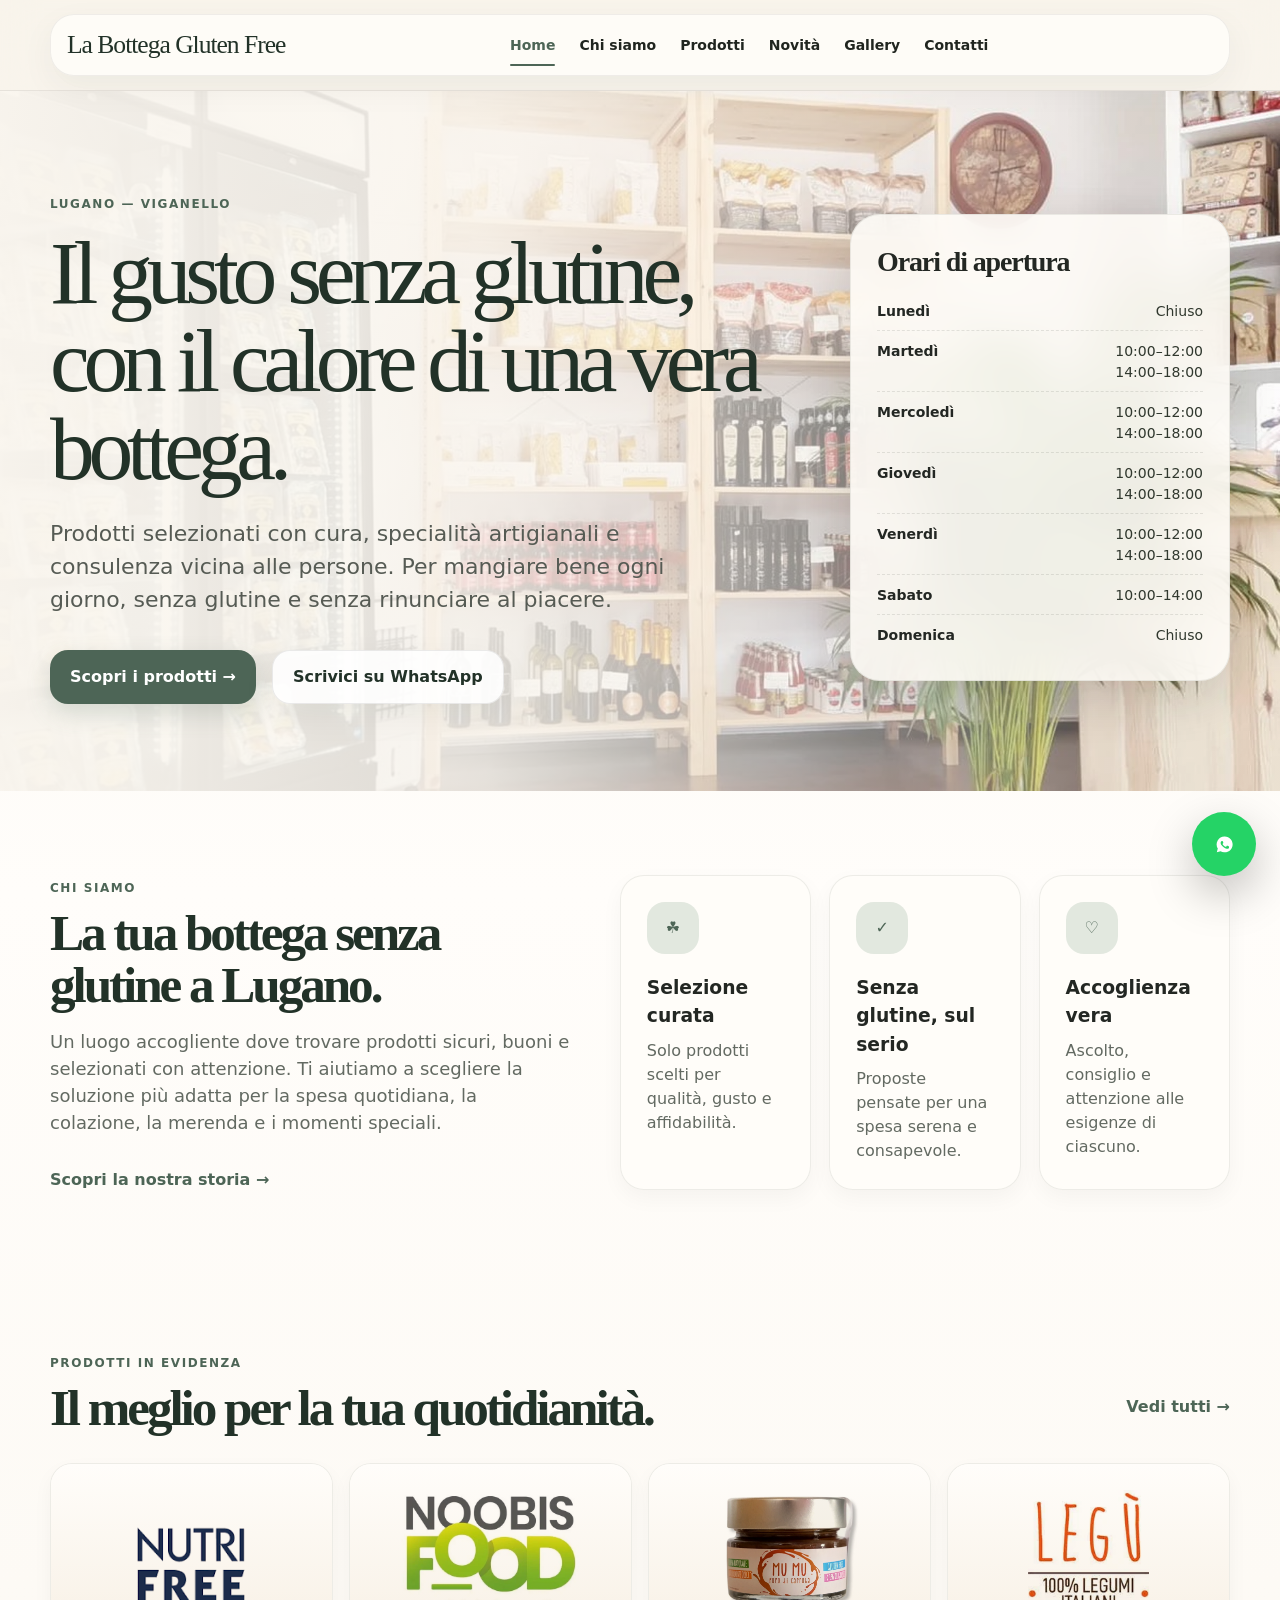
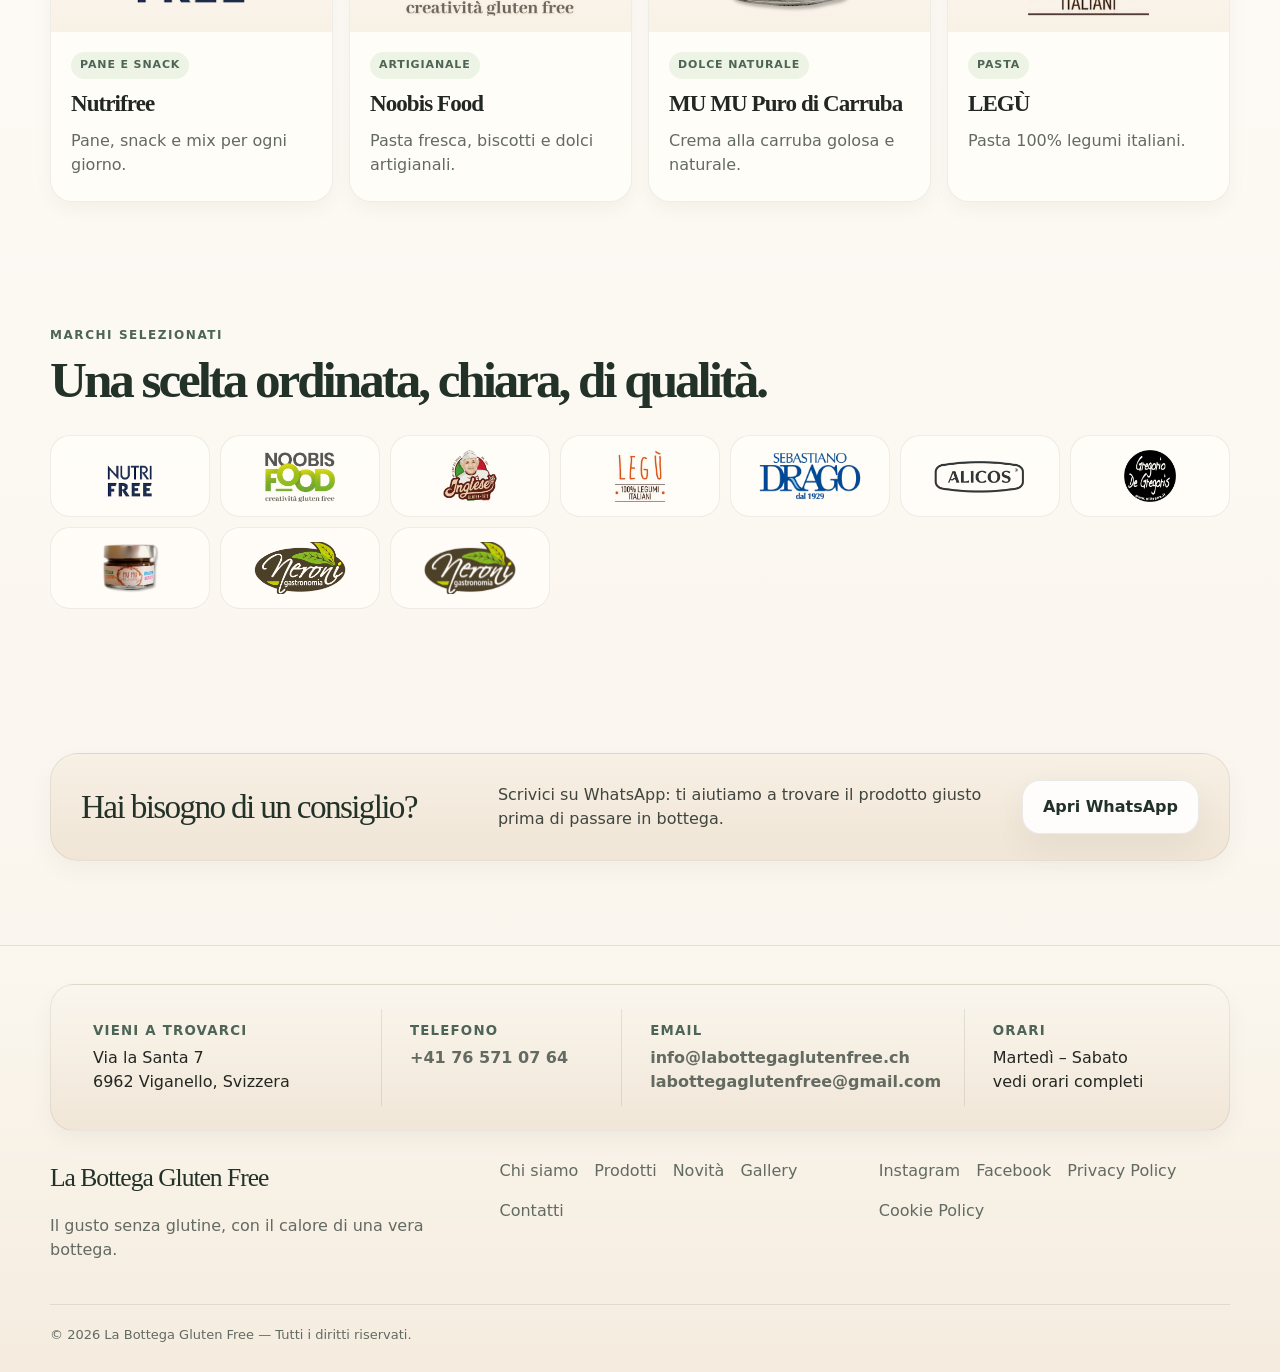
<file: index.html>
<!DOCTYPE html>
<html lang="it"><head><meta charset="utf-8"/><meta content="width=device-width,initial-scale=1" name="viewport"/><title>La Bottega Gluten Free | Lugano Viganello</title><meta content="La Bottega Gluten Free a Lugano-Viganello: prodotti senza glutine selezionati, artigianali e di qualità." name="description"/><link href="assets/ui/favicon.svg" rel="icon"/><link href="styles.css" rel="stylesheet"/>
<!-- Iubenda Privacy Controls and Cookie Solution -->
<script type="text/javascript">
  var _iub = _iub || [];
  _iub.csConfiguration = {
    "floatingPreferencesButtonDisplay": "bottom-right",
    "lang": "it",
    "siteId": "3748133",
    "cookiePolicyId": "91929319",
    "whitelabel": false,
    "banner": {
      "closeButtonDisplay": false,
      "listPurposes": true,
      "explicitWithdrawal": true,
      "rejectButtonDisplay": true,
      "acceptButtonDisplay": true,
      "customizeButtonDisplay": true,
      "closeButtonRejects": true,
      "position": "float-bottom-left",
      "style": "dark"
    },
    "perPurposeConsent": true,
    "googleAdditionalConsentMode": true,
    "enableTcf": true,
    "tcfPurposes": {
      "1": true,
      "2": "consent_only",
      "3": "consent_only",
      "4": "consent_only",
      "5": "consent_only",
      "6": "consent_only",
      "7": "consent_only",
      "8": "consent_only",
      "9": "consent_only",
      "10": "consent_only"
    }
  };
</script>
<script type="text/javascript" src="https://cdn.iubenda.com/cs/tcf/stub-v2.js"></script>
<script type="text/javascript" src="https://cdn.iubenda.com/cs/tcf/safe-tcf-v2.js"></script>
<script type="text/javascript" src="https://cdn.iubenda.com/cs/iubenda_cs.js" charset="UTF-8" async></script>
<script type="text/javascript" src="https://iubenda.com/autoblocking/3748133.js" charset="UTF-8" async></script>
<!-- /Iubenda -->
</head><body>
<a class="skip" href="#main">Vai al contenuto</a>
<header class="site-header"><div class="container nav-wrap"><a class="brand" href="index.html">La Bottega Gluten Free</a><nav aria-label="Navigazione principale" class="nav"><a class="active" href="index.html">Home</a><a href="chi-siamo.html">Chi siamo</a><a href="prodotti.html">Prodotti</a><a href="novita.html">Novità</a><a href="gallery.html">Gallery</a><a href="contatti.html">Contatti</a></nav><div class="header-actions"><button aria-expanded="false" aria-label="Apri menu" class="menu-toggle">☰</button></div></div></header>
<main id="main">
<section class="hero"><div class="container hero-content"><div><span class="eyebrow">Lugano — Viganello</span><h1 class="title-xl">Il gusto senza glutine, con il calore di una vera bottega.</h1><p class="hero-copy">Prodotti selezionati con cura, specialità artigianali e consulenza vicina alle persone. Per mangiare bene ogni giorno, senza glutine e senza rinunciare al piacere.</p><div class="hero-cta"><a class="btn" href="prodotti.html">Scopri i prodotti →</a><a class="btn secondary" href="https://wa.me/41765710764" rel="noopener" target="_blank">Scrivici su WhatsApp</a></div></div><aside aria-label="Orari di apertura" class="hours-card"><h2>Orari di apertura</h2><div class="hours-list"><div class="hours-row"><strong>Lunedì</strong><span>Chiuso</span></div><div class="hours-row"><strong>Martedì</strong><span>10:00–12:00<br/>14:00–18:00</span></div><div class="hours-row"><strong>Mercoledì</strong><span>10:00–12:00<br/>14:00–18:00</span></div><div class="hours-row"><strong>Giovedì</strong><span>10:00–12:00<br/>14:00–18:00</span></div><div class="hours-row"><strong>Venerdì</strong><span>10:00–12:00<br/>14:00–18:00</span></div><div class="hours-row"><strong>Sabato</strong><span>10:00–14:00</span></div><div class="hours-row"><strong>Domenica</strong><span>Chiuso</span></div></div></aside></div></section>
<section class="section"><div class="container about-grid"><div><span class="eyebrow">Chi siamo</span><h2 class="section-title">La tua bottega senza glutine a Lugano.</h2><p class="lead">Un luogo accogliente dove trovare prodotti sicuri, buoni e selezionati con attenzione. Ti aiutiamo a scegliere la soluzione più adatta per la spesa quotidiana, la colazione, la merenda e i momenti speciali.</p><a class="btn ghost" href="chi-siamo.html">Scopri la nostra storia →</a></div><div class="feature-grid"><article class="feature"><div class="icon">☘</div><h3>Selezione curata</h3><p>Solo prodotti scelti per qualità, gusto e affidabilità.</p></article><article class="feature"><div class="icon">✓</div><h3>Senza glutine, sul serio</h3><p>Proposte pensate per una spesa serena e consapevole.</p></article><article class="feature"><div class="icon">♡</div><h3>Accoglienza vera</h3><p>Ascolto, consiglio e attenzione alle esigenze di ciascuno.</p></article></div></div></section>
<section class="section tight"><div class="container"><div class="section-head"><div><span class="eyebrow">Prodotti in evidenza</span><h2 class="section-title">Il meglio per la tua quotidianità.</h2></div><a class="btn ghost" href="prodotti.html">Vedi tutti →</a></div><div class="showcase"><article class="product-card"><div class="product-img"><img alt="Nutrifree" loading="lazy" src="assets/brands/nutrifree.webp"/></div><span class="tag">Pane e snack</span><h3>Nutrifree</h3><p>Pane, snack e mix per ogni giorno.</p></article><article class="product-card"><div class="product-img"><img alt="Noobis Food" loading="lazy" src="assets/brands/noobis-food.webp"/></div><span class="tag">Artigianale</span><h3>Noobis Food</h3><p>Pasta fresca, biscotti e dolci artigianali.</p></article><article class="product-card"><div class="product-img"><img alt="MU MU Puro di Carruba" loading="lazy" src="assets/brands/mumu-carruba.webp"/></div><span class="tag">Dolce naturale</span><h3>MU MU Puro di Carruba</h3><p>Crema alla carruba golosa e naturale.</p></article><article class="product-card"><div class="product-img"><img alt="LEGÙ" loading="lazy" src="assets/brands/legu.webp"/></div><span class="tag">Pasta</span><h3>LEGÙ</h3><p>Pasta 100% legumi italiani.</p></article></div></div></section>
<section class="section tight"><div class="container"><div class="section-head"><div><span class="eyebrow">Marchi selezionati</span><h2 class="section-title">Una scelta ordinata, chiara, di qualità.</h2></div></div>
<div class="brand-wall">
<div class="brand-tile"><img alt="Nutrifree" src="assets/brands/nutrifree.webp"/></div>
<div class="brand-tile"><img alt="Noobis Food" src="assets/brands/noobis-food.webp"/></div>
<div class="brand-tile"><img alt="Inglese Gluten-Free" src="assets/brands/inglese.webp"/></div>
<div class="brand-tile"><img alt="LEGÙ" src="assets/brands/legu.webp"/></div>
<div class="brand-tile"><img alt="Sebastiano Drago" src="assets/brands/sebastiano-drago.webp"/></div>
<div class="brand-tile"><img alt="Alicos" src="assets/brands/alicos.webp"/></div>
<div class="brand-tile"><img alt="Gregorio De Gregoris" src="assets/brands/gregorio-de-gregoris.webp"/></div>
<div class="brand-tile"><img alt="MU MU Puro di Carruba" src="assets/brands/mumu-carruba.webp"/></div>
<div class="brand-tile"><img alt="Neroni Gastronomia" src="assets/brands/neroni-gastronomia.webp"/></div>
<div class="brand-tile"><img alt="Fratelli Meroni Vini" src="assets/brands/meroni-vini.svg"/></div>
</div>
</div></section>
<section class="section"><div class="container"><div class="cta-strip"><strong>Hai bisogno di un consiglio?</strong><p>Scrivici su WhatsApp: ti aiutiamo a trovare il prodotto giusto prima di passare in bottega.</p><a class="btn secondary phone-btn" href="https://wa.me/41765710764" rel="noopener" target="_blank">Apri WhatsApp</a></div></div></section>
</main>
<footer class="footer"><div class="container"><div class="contact-strip" style="margin-bottom:28px"><a class="contact-item contact-item--link" href="https://www.google.com/maps/search/?api=1&amp;query=Via%20la%20Santa%207%206962%20Viganello%20Svizzera" rel="noopener" target="_blank"><small>Vieni a trovarci</small>Via la Santa 7<br/>6962 Viganello, Svizzera</a><div class="contact-item"><small>Telefono</small><a href="tel:+41765710764">+41 76 571 07 64</a></div><div class="contact-item"><small>Email</small><a href="mailto:info@labottegaglutenfree.ch">info@labottegaglutenfree.ch</a><br/><a href="mailto:labottegaglutenfree@gmail.com">labottegaglutenfree@gmail.com</a></div><a class="contact-item contact-item--link" href="contatti.html#orari"><small>Orari</small>Martedì – Sabato<br/>vedi orari completi</a></div><div class="footer-grid"><div><span class="brand">La Bottega Gluten Free</span><p>Il gusto senza glutine, con il calore di una vera bottega.</p></div><div class="footer-links"><a href="chi-siamo.html">Chi siamo</a><a href="prodotti.html">Prodotti</a><a href="novita.html">Novità</a><a href="gallery.html">Gallery</a><a href="contatti.html">Contatti</a></div><div class="footer-links"><a href="https://www.instagram.com/labottegaglutenfree/" rel="noopener" target="_blank">Instagram</a><a href="https://www.facebook.com/LaBottegaGlutenFree/" rel="noopener" target="_blank">Facebook</a><a href="https://www.iubenda.com/privacy-policy/91929319" rel="noopener" target="_blank">Privacy Policy</a><a href="https://www.iubenda.com/privacy-policy/91929319/cookie-policy" rel="noopener" target="_blank">Cookie Policy</a></div></div><div class="copyright"><span>© <span id="year">2026</span> La Bottega Gluten Free — Tutti i diritti riservati.</span></div></div></footer>
<a aria-label="WhatsApp" class="wa-float" href="https://wa.me/41765710764" rel="noopener" target="_blank"><svg fill="currentColor" viewbox="0 0 24 24"><path d="M12.04 2a9.9 9.9 0 0 0-8.5 15.02L2.3 21.7l4.8-1.22A9.97 9.97 0 1 0 12.04 2Zm5.82 14.15c-.23.63-1.32 1.23-1.82 1.28-.49.04-.95.22-3.22-.68-2.73-1.07-4.45-3.84-4.58-4.02-.13-.17-1.08-1.42-1.08-2.72 0-1.3.68-1.94.92-2.2.24-.27.52-.34.7-.34h.44c.15.01.34-.05.52.38l.7 1.69c.07.14.11.3.02.48-.09.18-.13.3-.27.46-.14.16-.29.36-.42.48-.14.14-.28.29-.12.57.16.28.72 1.2 1.55 1.94 1.07.95 1.97 1.24 2.25 1.38.28.14.45.12.62-.08.17-.2.73-.87.93-1.2.2-.34.39-.27.66-.14l1.55.76c.27.14.45.2.52.32.07.11.07.65-.16 1.28Z"></path></svg></a><script src="script.js"></script></body></html>
</file>
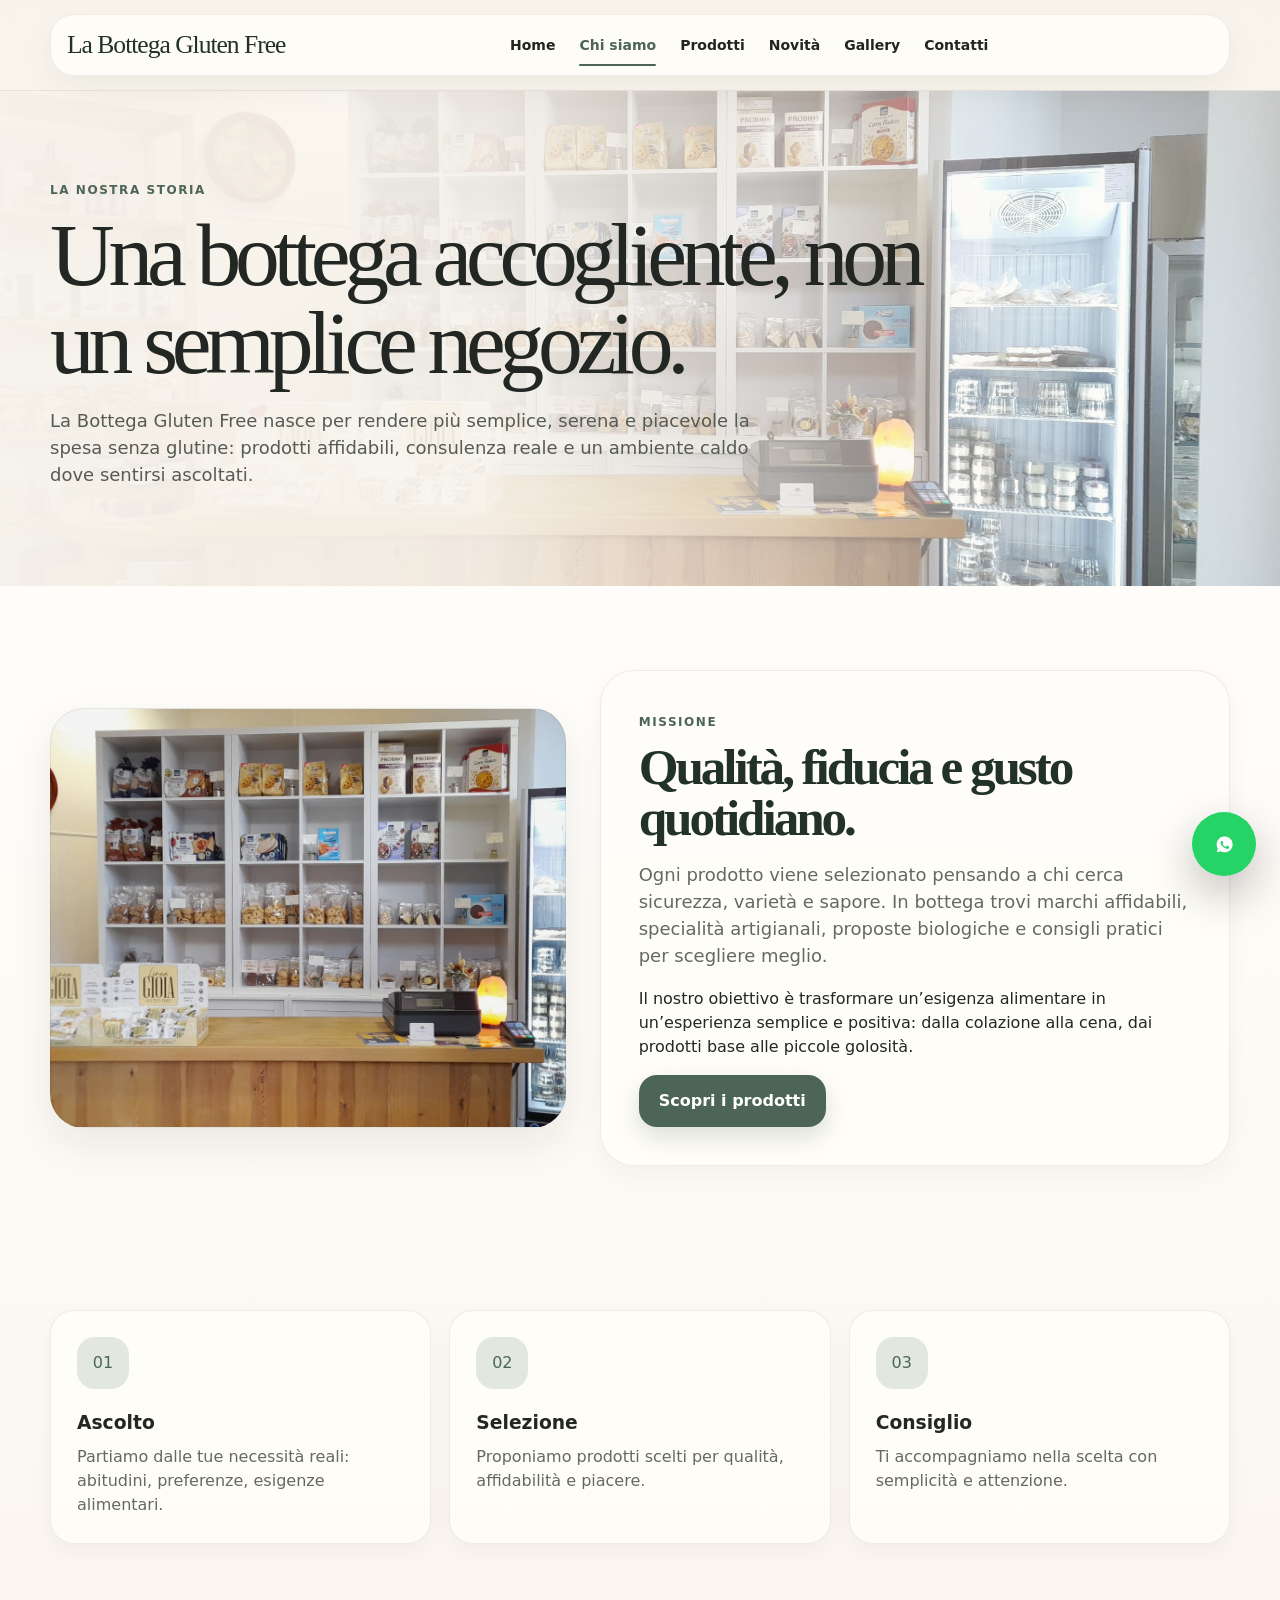
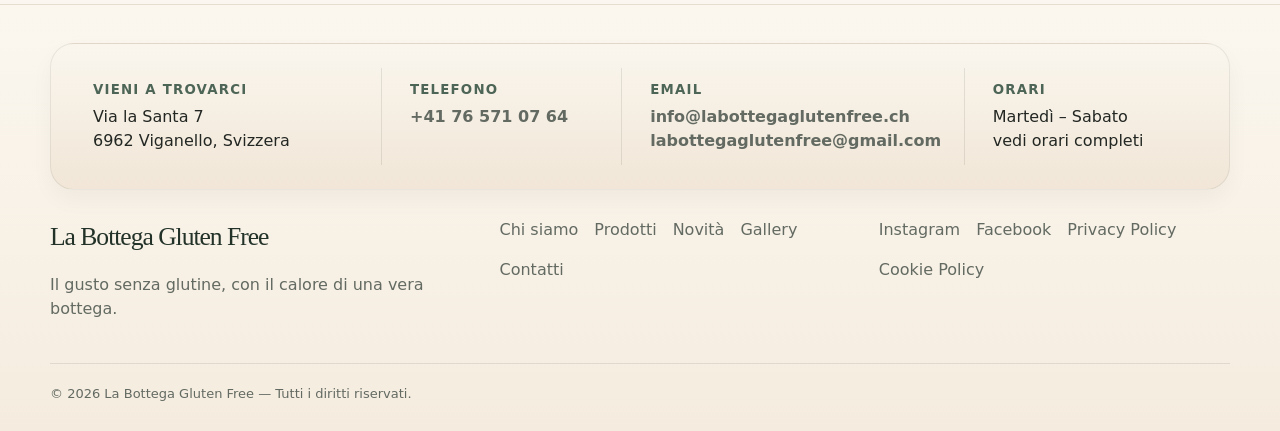
<file: chi-siamo.html>
<!DOCTYPE html>
<html lang="it"><head><meta charset="utf-8"/><meta content="width=device-width,initial-scale=1" name="viewport"/><title>Chi siamo | La Bottega Gluten Free</title><meta content="Storia e missione della bottega gluten free a Lugano" name="description"/><link href="assets/ui/favicon.svg" rel="icon"/><link href="styles.css" rel="stylesheet"/>
<!-- Iubenda Privacy Controls and Cookie Solution -->
<script type="text/javascript">
  var _iub = _iub || [];
  _iub.csConfiguration = {
    "floatingPreferencesButtonDisplay": "bottom-right",
    "lang": "it",
    "siteId": "3748133",
    "cookiePolicyId": "91929319",
    "whitelabel": false,
    "banner": {
      "closeButtonDisplay": false,
      "listPurposes": true,
      "explicitWithdrawal": true,
      "rejectButtonDisplay": true,
      "acceptButtonDisplay": true,
      "customizeButtonDisplay": true,
      "closeButtonRejects": true,
      "position": "float-bottom-left",
      "style": "dark"
    },
    "perPurposeConsent": true,
    "googleAdditionalConsentMode": true,
    "enableTcf": true,
    "tcfPurposes": {
      "1": true,
      "2": "consent_only",
      "3": "consent_only",
      "4": "consent_only",
      "5": "consent_only",
      "6": "consent_only",
      "7": "consent_only",
      "8": "consent_only",
      "9": "consent_only",
      "10": "consent_only"
    }
  };
</script>
<script type="text/javascript" src="https://cdn.iubenda.com/cs/tcf/stub-v2.js"></script>
<script type="text/javascript" src="https://cdn.iubenda.com/cs/tcf/safe-tcf-v2.js"></script>
<script type="text/javascript" src="https://cdn.iubenda.com/cs/iubenda_cs.js" charset="UTF-8" async></script>
<script type="text/javascript" src="https://iubenda.com/autoblocking/3748133.js" charset="UTF-8" async></script>
<!-- /Iubenda -->
</head><body><a class="skip" href="#main">Vai al contenuto</a><header class="site-header"><div class="container nav-wrap"><a class="brand" href="index.html">La Bottega Gluten Free</a><nav aria-label="Navigazione principale" class="nav"><a href="index.html">Home</a><a class="active" href="chi-siamo.html">Chi siamo</a><a href="prodotti.html">Prodotti</a><a href="novita.html">Novità</a><a href="gallery.html">Gallery</a><a href="contatti.html">Contatti</a></nav><div class="header-actions"><button aria-expanded="false" aria-label="Apri menu" class="menu-toggle">☰</button></div></div></header><main id="main"><section class="page-hero page-hero--about"><div class="container"><span class="eyebrow">La nostra storia</span><h1 class="page-title">Una bottega accogliente, non un semplice negozio.</h1><p class="lead">La Bottega Gluten Free nasce per rendere più semplice, serena e piacevole la spesa senza glutine: prodotti affidabili, consulenza reale e un ambiente caldo dove sentirsi ascoltati.</p></div></section><section class="section"><div class="container split"><div class="editorial-photo"></div><div class="story-panel"><span class="eyebrow">Missione</span><h2 class="section-title">Qualità, fiducia e gusto quotidiano.</h2><p class="lead">Ogni prodotto viene selezionato pensando a chi cerca sicurezza, varietà e sapore. In bottega trovi marchi affidabili, specialità artigianali, proposte biologiche e consigli pratici per scegliere meglio.</p><p>Il nostro obiettivo è trasformare un’esigenza alimentare in un’esperienza semplice e positiva: dalla colazione alla cena, dai prodotti base alle piccole golosità.</p><a class="btn" href="prodotti.html">Scopri i prodotti</a></div></div></section><section class="section tight"><div class="container"><div class="feature-grid"><article class="feature"><div class="icon">01</div><h3>Ascolto</h3><p>Partiamo dalle tue necessità reali: abitudini, preferenze, esigenze alimentari.</p></article><article class="feature"><div class="icon">02</div><h3>Selezione</h3><p>Proponiamo prodotti scelti per qualità, affidabilità e piacere.</p></article><article class="feature"><div class="icon">03</div><h3>Consiglio</h3><p>Ti accompagniamo nella scelta con semplicità e attenzione.</p></article></div></div></section></main><footer class="footer"><div class="container"><div class="contact-strip" style="margin-bottom:28px"><a class="contact-item contact-item--link" href="https://www.google.com/maps/search/?api=1&amp;query=Via%20la%20Santa%207%206962%20Viganello%20Svizzera" rel="noopener" target="_blank"><small>Vieni a trovarci</small>Via la Santa 7<br/>6962 Viganello, Svizzera</a><div class="contact-item"><small>Telefono</small><a href="tel:+41765710764">+41 76 571 07 64</a></div><div class="contact-item"><small>Email</small><a href="mailto:info@labottegaglutenfree.ch">info@labottegaglutenfree.ch</a><br/><a href="mailto:labottegaglutenfree@gmail.com">labottegaglutenfree@gmail.com</a></div><a class="contact-item contact-item--link" href="contatti.html#orari"><small>Orari</small>Martedì – Sabato<br/>vedi orari completi</a></div><div class="footer-grid"><div><span class="brand">La Bottega Gluten Free</span><p>Il gusto senza glutine, con il calore di una vera bottega.</p></div><div class="footer-links"><a href="chi-siamo.html">Chi siamo</a><a href="prodotti.html">Prodotti</a><a href="novita.html">Novità</a><a href="gallery.html">Gallery</a><a href="contatti.html">Contatti</a></div><div class="footer-links"><a href="https://www.instagram.com/labottegaglutenfree/" rel="noopener" target="_blank">Instagram</a><a href="https://www.facebook.com/LaBottegaGlutenFree/" rel="noopener" target="_blank">Facebook</a><a href="https://www.iubenda.com/privacy-policy/91929319" rel="noopener" target="_blank">Privacy Policy</a><a href="https://www.iubenda.com/privacy-policy/91929319/cookie-policy" rel="noopener" target="_blank">Cookie Policy</a></div></div><div class="copyright"><span>© <span id="year">2026</span> La Bottega Gluten Free — Tutti i diritti riservati.</span></div></div></footer><a aria-label="WhatsApp" class="wa-float" href="https://wa.me/41765710764" rel="noopener" target="_blank"><svg fill="currentColor" viewbox="0 0 24 24"><path d="M12.04 2a9.9 9.9 0 0 0-8.5 15.02L2.3 21.7l4.8-1.22A9.97 9.97 0 1 0 12.04 2Zm5.82 14.15c-.23.63-1.32 1.23-1.82 1.28-.49.04-.95.22-3.22-.68-2.73-1.07-4.45-3.84-4.58-4.02-.13-.17-1.08-1.42-1.08-2.72 0-1.3.68-1.94.92-2.2.24-.27.52-.34.7-.34h.44c.15.01.34-.05.52.38l.7 1.69c.07.14.11.3.02.48-.09.18-.13.3-.27.46-.14.16-.29.36-.42.48-.14.14-.28.29-.12.57.16.28.72 1.2 1.55 1.94 1.07.95 1.97 1.24 2.25 1.38.28.14.45.12.62-.08.17-.2.73-.87.93-1.2.2-.34.39-.27.66-.14l1.55.76c.27.14.45.2.52.32.07.11.07.65-.16 1.28Z"></path></svg></a><script src="script.js"></script></body></html>
</file>
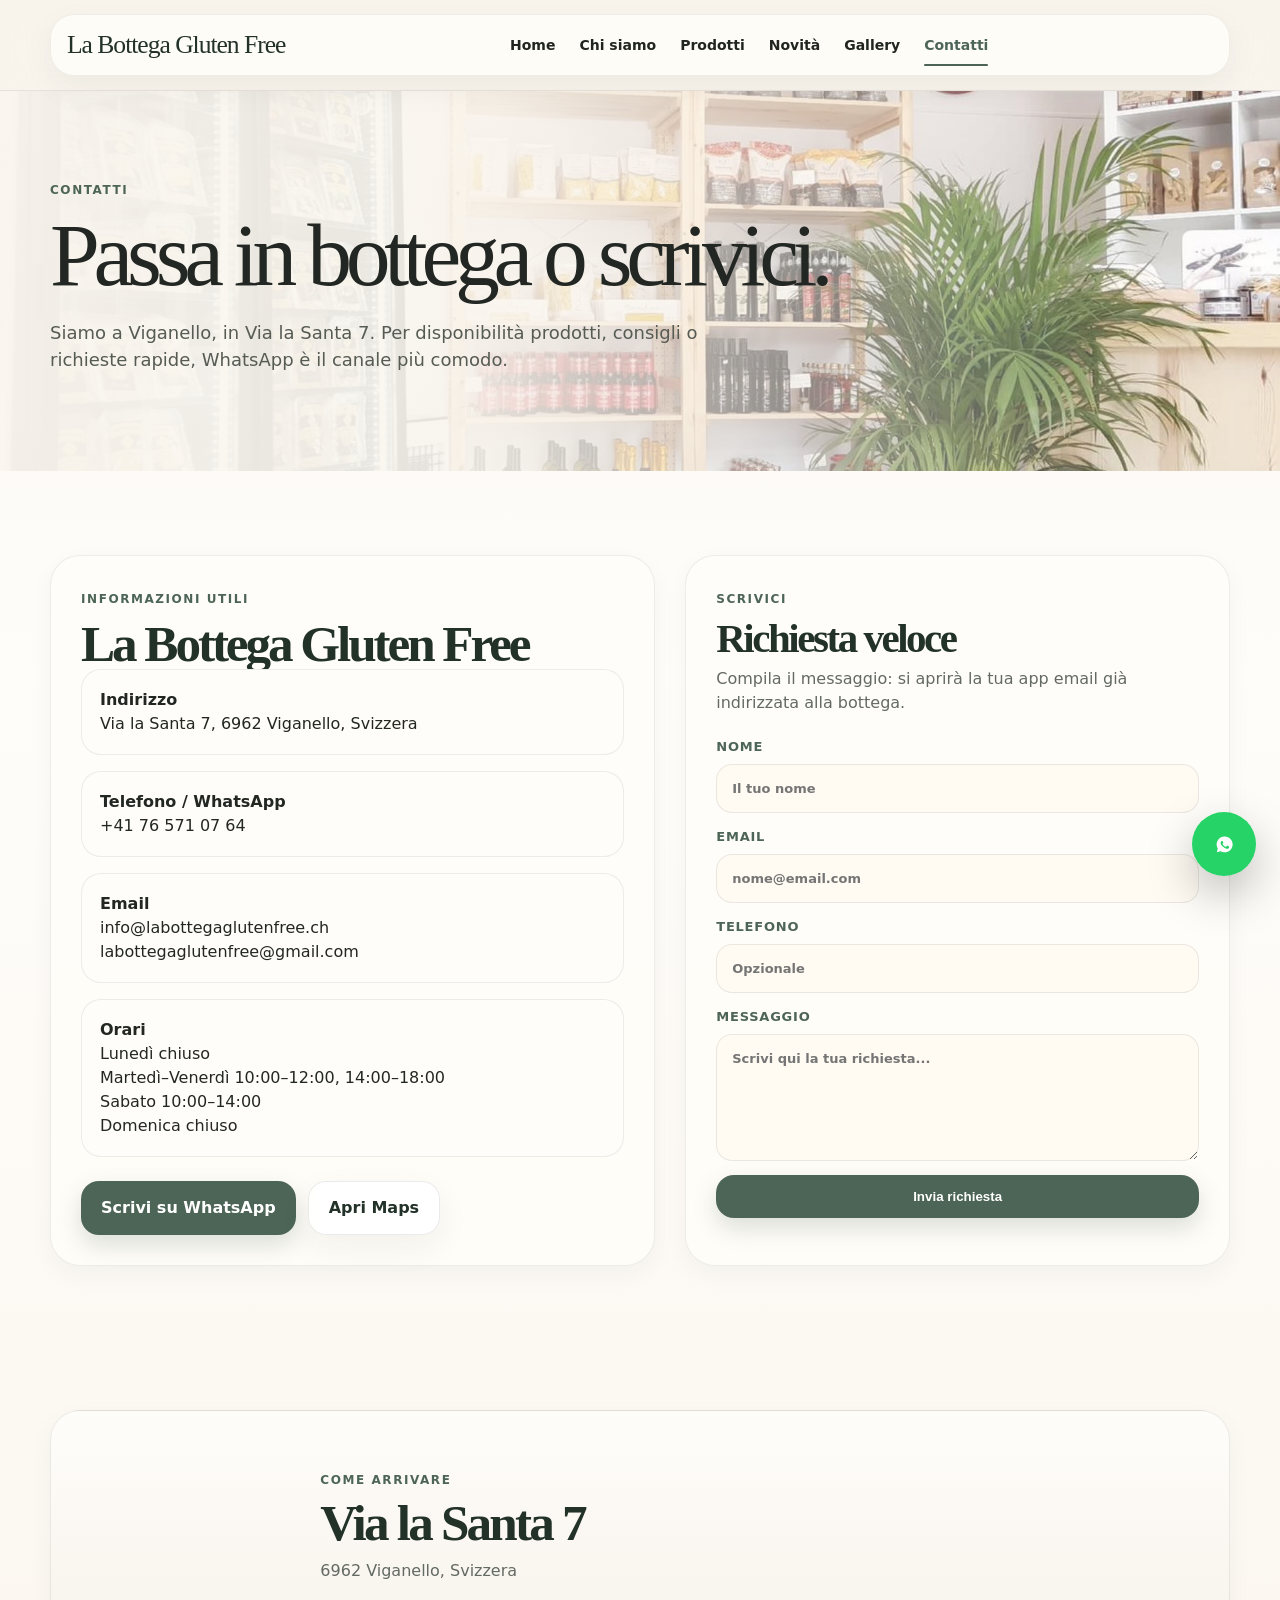
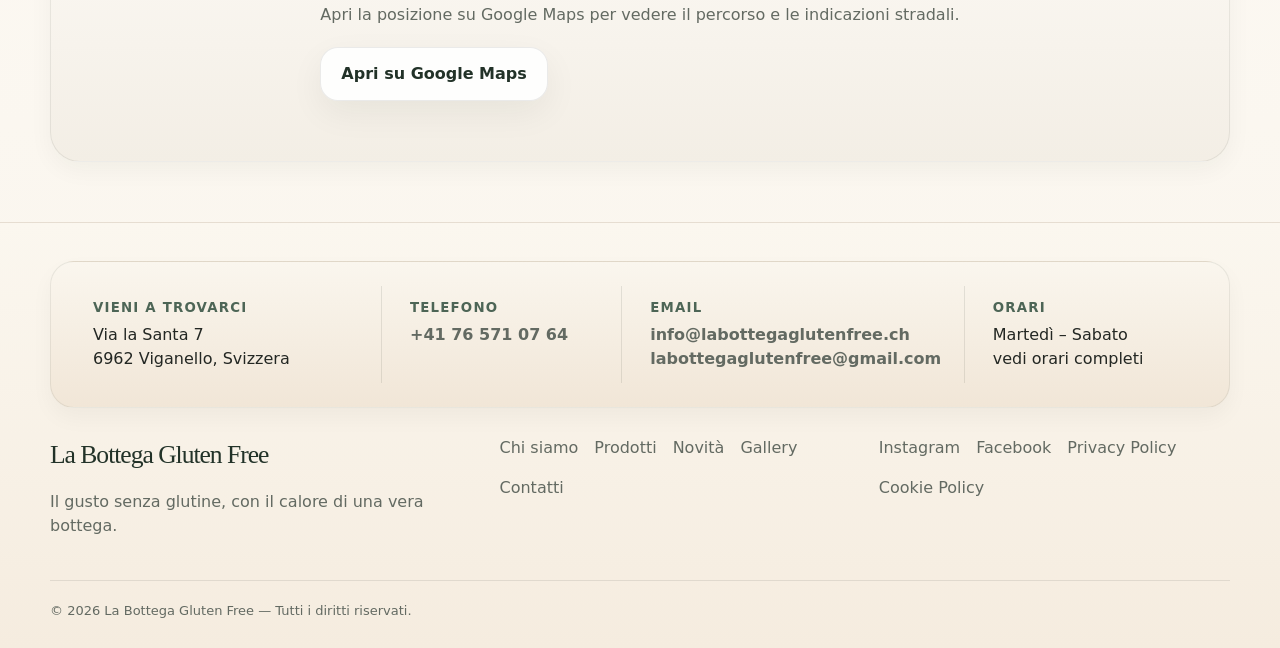
<file: contatti.html>
<!DOCTYPE html>
<html lang="it"><head><meta charset="utf-8"/><meta content="width=device-width,initial-scale=1" name="viewport"/><title>Contatti | La Bottega Gluten Free</title><meta content="Contatti, indirizzo, email e orari della Bottega Gluten Free" name="description"/><link href="assets/ui/favicon.svg" rel="icon"/><link href="styles.css" rel="stylesheet"/>
<!-- Iubenda Privacy Controls and Cookie Solution -->
<script type="text/javascript">
  var _iub = _iub || [];
  _iub.csConfiguration = {
    "floatingPreferencesButtonDisplay": "bottom-right",
    "lang": "it",
    "siteId": "3748133",
    "cookiePolicyId": "91929319",
    "whitelabel": false,
    "banner": {
      "closeButtonDisplay": false,
      "listPurposes": true,
      "explicitWithdrawal": true,
      "rejectButtonDisplay": true,
      "acceptButtonDisplay": true,
      "customizeButtonDisplay": true,
      "closeButtonRejects": true,
      "position": "float-bottom-left",
      "style": "dark"
    },
    "perPurposeConsent": true,
    "googleAdditionalConsentMode": true,
    "enableTcf": true,
    "tcfPurposes": {
      "1": true,
      "2": "consent_only",
      "3": "consent_only",
      "4": "consent_only",
      "5": "consent_only",
      "6": "consent_only",
      "7": "consent_only",
      "8": "consent_only",
      "9": "consent_only",
      "10": "consent_only"
    }
  };
</script>
<script type="text/javascript" src="https://cdn.iubenda.com/cs/tcf/stub-v2.js"></script>
<script type="text/javascript" src="https://cdn.iubenda.com/cs/tcf/safe-tcf-v2.js"></script>
<script type="text/javascript" src="https://cdn.iubenda.com/cs/iubenda_cs.js" charset="UTF-8" async></script>
<script type="text/javascript" src="https://iubenda.com/autoblocking/3748133.js" charset="UTF-8" async></script>
<!-- /Iubenda -->
</head><body><a class="skip" href="#main">Vai al contenuto</a><header class="site-header"><div class="container nav-wrap"><a class="brand" href="index.html">La Bottega Gluten Free</a><nav aria-label="Navigazione principale" class="nav"><a href="index.html">Home</a><a href="chi-siamo.html">Chi siamo</a><a href="prodotti.html">Prodotti</a><a href="novita.html">Novità</a><a href="gallery.html">Gallery</a><a class="active" href="contatti.html">Contatti</a></nav><div class="header-actions"><button aria-expanded="false" aria-label="Apri menu" class="menu-toggle">☰</button></div></div></header><main id="main"><section class="page-hero page-hero--contact"><div class="container"><span class="eyebrow">Contatti</span><h1 class="page-title">Passa in bottega o scrivici.</h1><p class="lead">Siamo a Viganello, in Via la Santa 7. Per disponibilità prodotti, consigli o richieste rapide, WhatsApp è il canale più comodo.</p></div></section><section class="section"><div class="container contact-page-grid"><div class="contact-card"><span class="eyebrow">Informazioni utili</span><h2 class="section-title">La Bottega Gluten Free</h2><div class="contact-lines"><div class="contact-line"><strong>Indirizzo</strong><br/>Via la Santa 7, 6962 Viganello, Svizzera</div><div class="contact-line"><strong>Telefono / WhatsApp</strong><br/><a href="tel:+41765710764">+41 76 571 07 64</a></div><div class="contact-line"><strong>Email</strong><br/><a href="mailto:info@labottegaglutenfree.ch">info@labottegaglutenfree.ch</a><br/><a href="mailto:labottegaglutenfree@gmail.com">labottegaglutenfree@gmail.com</a></div><div class="contact-line" id="orari"><strong>Orari</strong><br/>Lunedì chiuso<br/>Martedì–Venerdì 10:00–12:00, 14:00–18:00<br/>Sabato 10:00–14:00<br/>Domenica chiuso</div></div><div style="margin-top:24px;display:flex;gap:12px;flex-wrap:wrap"><a class="btn" href="https://wa.me/41765710764" rel="noopener" target="_blank">Scrivi su WhatsApp</a><a class="btn secondary" href="https://www.google.com/maps/search/?api=1&amp;query=Via%20la%20Santa%207%206962%20Viganello%20Svizzera" rel="noopener" target="_blank">Apri Maps</a></div></div><div class="contact-card contact-form-card"><span class="eyebrow">Scrivici</span><h2 class="section-title">Richiesta veloce</h2><p class="lead compact">Compila il messaggio: si aprirà la tua app email già indirizzata alla bottega.</p>
<form action="https://formspree.io/f/maqzdkva" class="contact-form" method="POST">
<input name="_subject" type="hidden" value="Nuova richiesta dal sito La Bottega Gluten Free"/>
<label>
    Nome
    <input autocomplete="name" name="Nome" placeholder="Il tuo nome" required="" type="text"/>
</label>
<label>
    Email
    <input autocomplete="email" name="email" placeholder="nome@email.com" required="" type="email"/>
</label>
<label>
    Telefono
    <input autocomplete="tel" name="Telefono" placeholder="Opzionale" type="tel"/>
</label>
<label>
    Messaggio
    <textarea name="Messaggio" placeholder="Scrivi qui la tua richiesta..." required="" rows="5"></textarea>
</label>
<button class="btn" type="submit">Invia richiesta</button>
</form>
</div></div></section><section class="section tight" id="come-arrivare"><div class="container"><div class="map-card slim"><div class="map-card__content"><span class="eyebrow">Come arrivare</span><h2>Via la Santa 7</h2><p>6962 Viganello, Svizzera</p><p>Apri la posizione su Google Maps per vedere il percorso e le indicazioni stradali.</p><a class="btn secondary" href="https://www.google.com/maps/search/?api=1&amp;query=Via%20la%20Santa%207%206962%20Viganello%20Svizzera" rel="noopener" target="_blank">Apri su Google Maps</a></div></div></div></section></main><footer class="footer"><div class="container"><div class="contact-strip" style="margin-bottom:28px"><a class="contact-item contact-item--link" href="https://www.google.com/maps/search/?api=1&amp;query=Via%20la%20Santa%207%206962%20Viganello%20Svizzera" rel="noopener" target="_blank"><small>Vieni a trovarci</small>Via la Santa 7<br/>6962 Viganello, Svizzera</a><div class="contact-item"><small>Telefono</small><a href="tel:+41765710764">+41 76 571 07 64</a></div><div class="contact-item"><small>Email</small><a href="mailto:info@labottegaglutenfree.ch">info@labottegaglutenfree.ch</a><br/><a href="mailto:labottegaglutenfree@gmail.com">labottegaglutenfree@gmail.com</a></div><a class="contact-item contact-item--link" href="contatti.html#orari"><small>Orari</small>Martedì – Sabato<br/>vedi orari completi</a></div><div class="footer-grid"><div><span class="brand">La Bottega Gluten Free</span><p>Il gusto senza glutine, con il calore di una vera bottega.</p></div><div class="footer-links"><a href="chi-siamo.html">Chi siamo</a><a href="prodotti.html">Prodotti</a><a href="novita.html">Novità</a><a href="gallery.html">Gallery</a><a href="contatti.html">Contatti</a></div><div class="footer-links"><a href="https://www.instagram.com/labottegaglutenfree/" rel="noopener" target="_blank">Instagram</a><a href="https://www.facebook.com/LaBottegaGlutenFree/" rel="noopener" target="_blank">Facebook</a><a href="https://www.iubenda.com/privacy-policy/91929319" rel="noopener" target="_blank">Privacy Policy</a><a href="https://www.iubenda.com/privacy-policy/91929319/cookie-policy" rel="noopener" target="_blank">Cookie Policy</a></div></div><div class="copyright"><span>© <span id="year">2026</span> La Bottega Gluten Free — Tutti i diritti riservati.</span></div></div></footer><a aria-label="WhatsApp" class="wa-float" href="https://wa.me/41765710764" rel="noopener" target="_blank"><svg fill="currentColor" viewbox="0 0 24 24"><path d="M12.04 2a9.9 9.9 0 0 0-8.5 15.02L2.3 21.7l4.8-1.22A9.97 9.97 0 1 0 12.04 2Zm5.82 14.15c-.23.63-1.32 1.23-1.82 1.28-.49.04-.95.22-3.22-.68-2.73-1.07-4.45-3.84-4.58-4.02-.13-.17-1.08-1.42-1.08-2.72 0-1.3.68-1.94.92-2.2.24-.27.52-.34.7-.34h.44c.15.01.34-.05.52.38l.7 1.69c.07.14.11.3.02.48-.09.18-.13.3-.27.46-.14.16-.29.36-.42.48-.14.14-.28.29-.12.57.16.28.72 1.2 1.55 1.94 1.07.95 1.97 1.24 2.25 1.38.28.14.45.12.62-.08.17-.2.73-.87.93-1.2.2-.34.39-.27.66-.14l1.55.76c.27.14.45.2.52.32.07.11.07.65-.16 1.28Z"></path></svg></a><script src="script.js"></script></body></html>
</file>
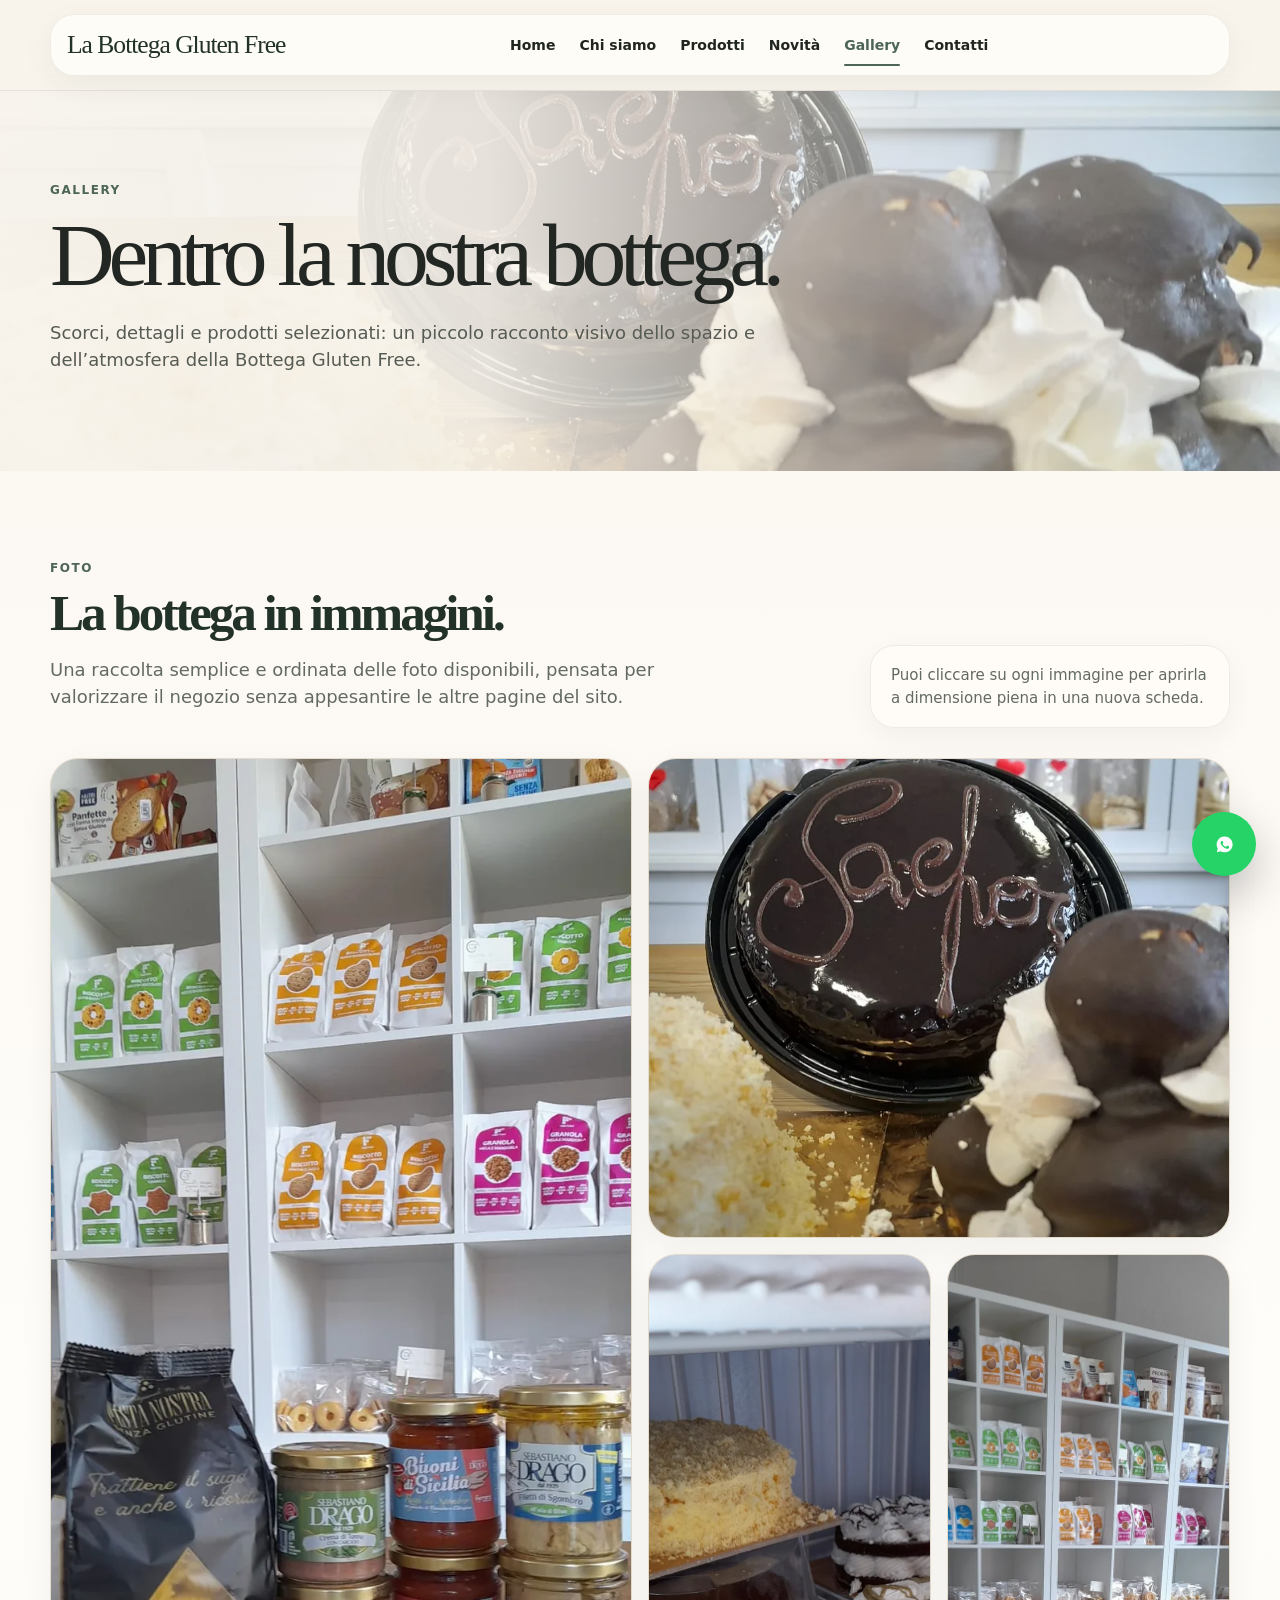
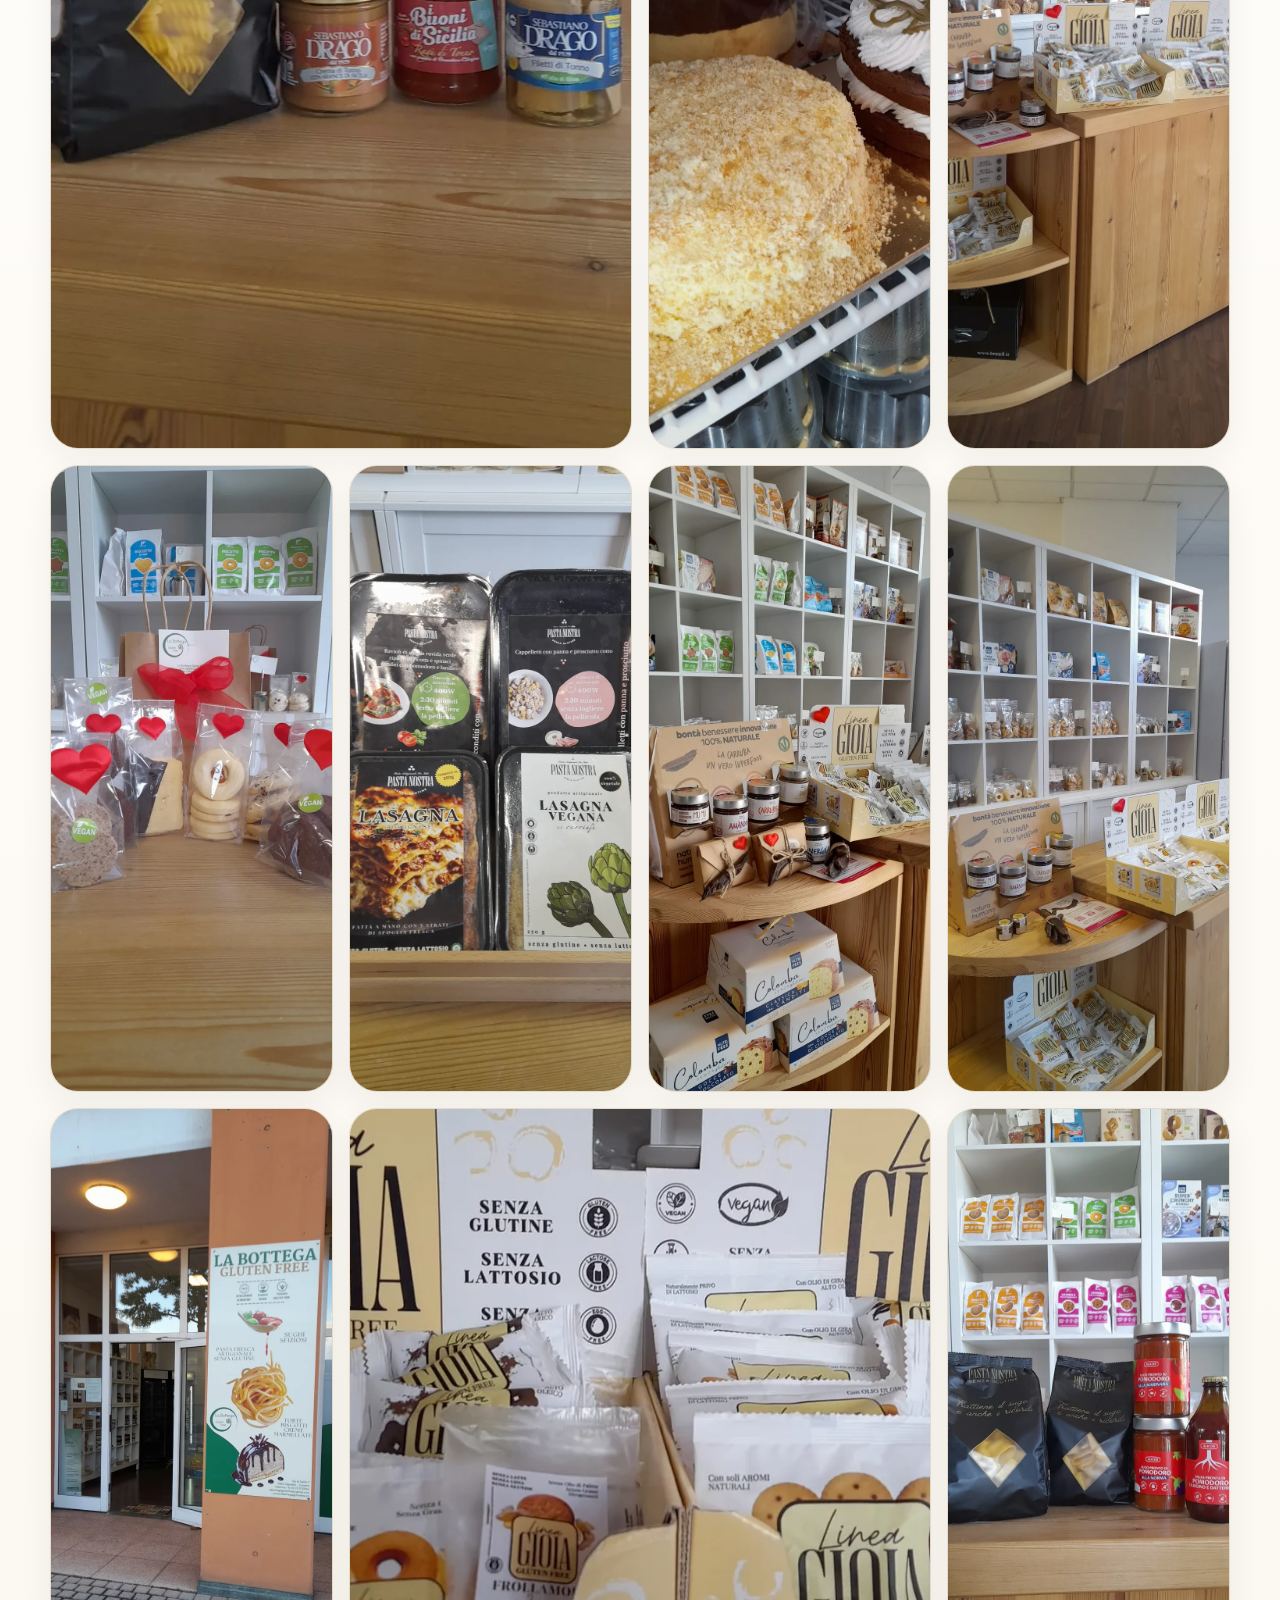
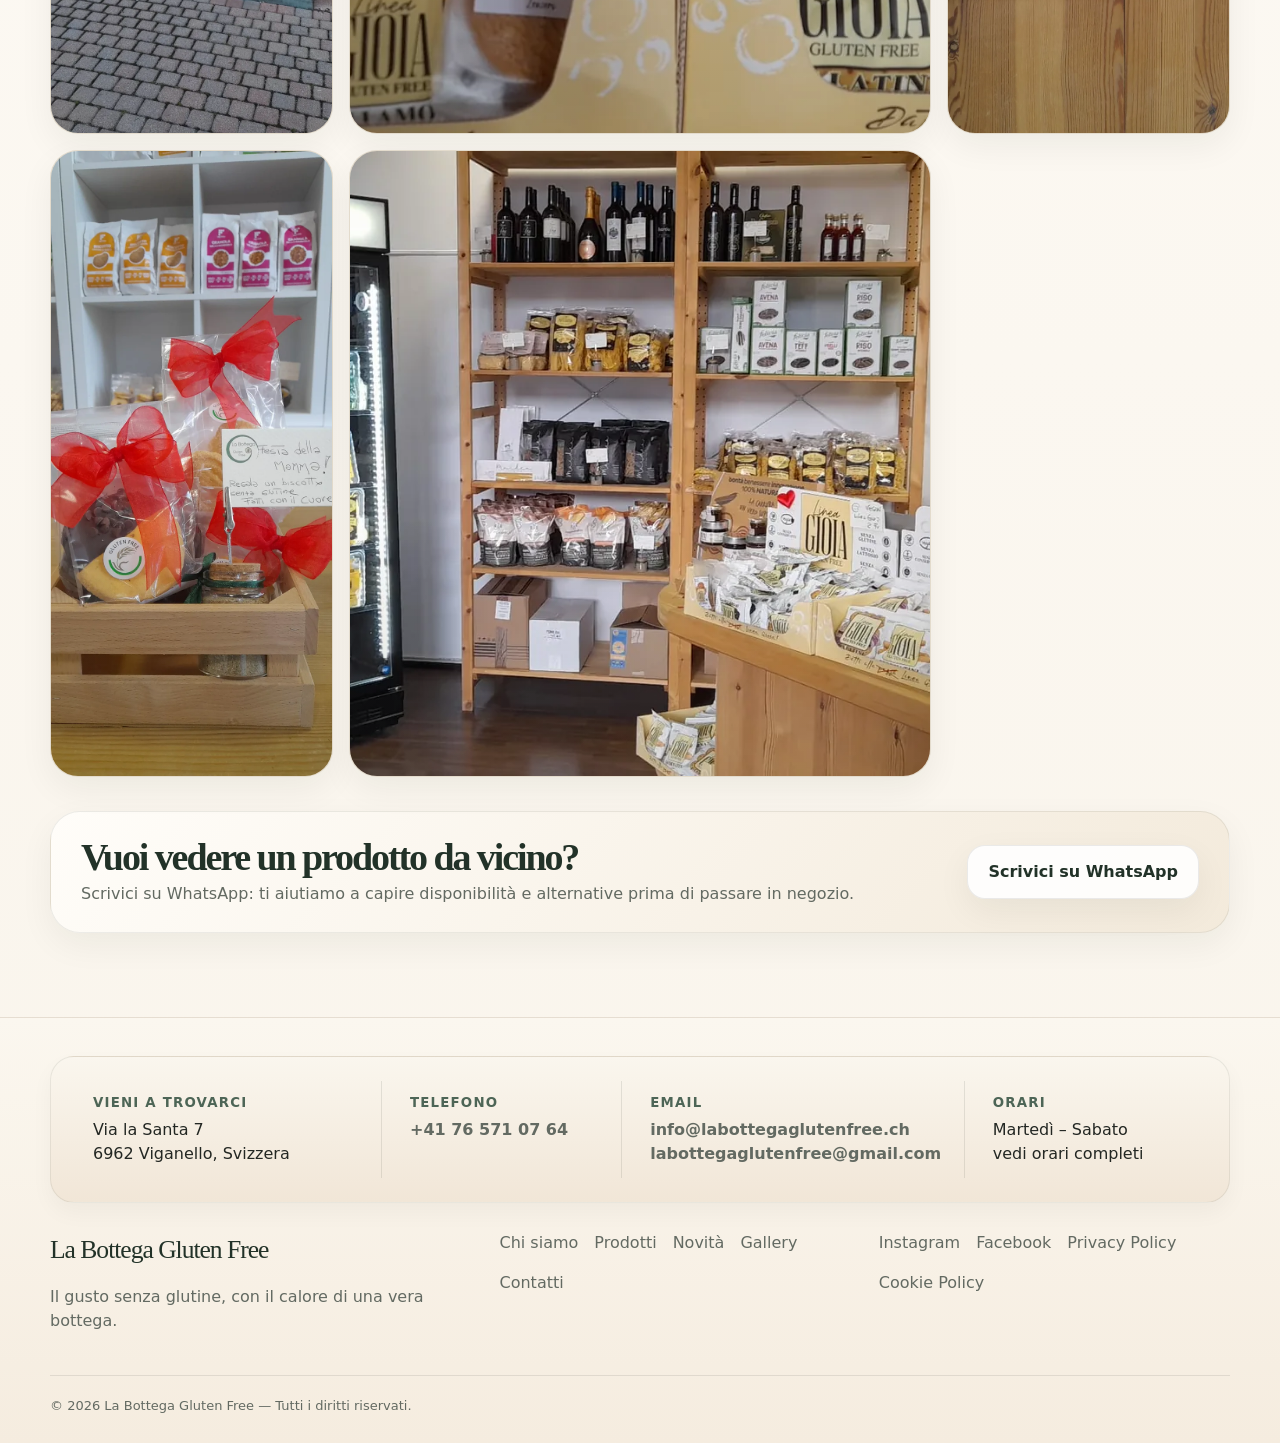
<file: gallery.html>
<!DOCTYPE html>
<html lang="it"><head><meta charset="utf-8"/><meta content="width=device-width,initial-scale=1" name="viewport"/><title>Gallery | La Bottega Gluten Free</title><meta content="Gallery fotografica della Bottega Gluten Free a Lugano-Viganello." name="description"/><link href="assets/ui/favicon.svg" rel="icon"/><link href="styles.css" rel="stylesheet"/><link href="gallery.css" rel="stylesheet"/>
<!-- Iubenda Privacy Controls and Cookie Solution -->
<script type="text/javascript">
  var _iub = _iub || [];
  _iub.csConfiguration = {
    "floatingPreferencesButtonDisplay": "bottom-right",
    "lang": "it",
    "siteId": "3748133",
    "cookiePolicyId": "91929319",
    "whitelabel": false,
    "banner": {
      "closeButtonDisplay": false,
      "listPurposes": true,
      "explicitWithdrawal": true,
      "rejectButtonDisplay": true,
      "acceptButtonDisplay": true,
      "customizeButtonDisplay": true,
      "closeButtonRejects": true,
      "position": "float-bottom-left",
      "style": "dark"
    },
    "perPurposeConsent": true,
    "googleAdditionalConsentMode": true,
    "enableTcf": true,
    "tcfPurposes": {
      "1": true,
      "2": "consent_only",
      "3": "consent_only",
      "4": "consent_only",
      "5": "consent_only",
      "6": "consent_only",
      "7": "consent_only",
      "8": "consent_only",
      "9": "consent_only",
      "10": "consent_only"
    }
  };
</script>
<script type="text/javascript" src="https://cdn.iubenda.com/cs/tcf/stub-v2.js"></script>
<script type="text/javascript" src="https://cdn.iubenda.com/cs/tcf/safe-tcf-v2.js"></script>
<script type="text/javascript" src="https://cdn.iubenda.com/cs/iubenda_cs.js" charset="UTF-8" async></script>
<script type="text/javascript" src="https://iubenda.com/autoblocking/3748133.js" charset="UTF-8" async></script>
<!-- /Iubenda -->
</head><body>
<a class="skip" href="#main">Vai al contenuto</a>
<header class="site-header"><div class="container nav-wrap"><a class="brand" href="index.html">La Bottega Gluten Free</a><nav aria-label="Navigazione principale" class="nav"><a href="index.html">Home</a><a href="chi-siamo.html">Chi siamo</a><a href="prodotti.html">Prodotti</a><a href="novita.html">Novità</a><a class="active" href="gallery.html">Gallery</a><a href="contatti.html">Contatti</a></nav><div class="header-actions"><button aria-expanded="false" aria-label="Apri menu" class="menu-toggle">☰</button></div></div></header>
<main id="main">
<section class="page-hero page-hero--gallery"><div class="container"><span class="eyebrow">Gallery</span><h1 class="page-title">Dentro la nostra bottega.</h1><p class="lead">Scorci, dettagli e prodotti selezionati: un piccolo racconto visivo dello spazio e dell’atmosfera della Bottega Gluten Free.</p></div></section>
<section class="section"><div class="container">
<div class="gallery-intro"><div><span class="eyebrow">Foto</span><h2 class="section-title">La bottega in immagini.</h2><p class="lead">Una raccolta semplice e ordinata delle foto disponibili, pensata per valorizzare il negozio senza appesantire le altre pagine del sito.</p></div><div class="gallery-note">Puoi cliccare su ogni immagine per aprirla a dimensione piena in una nuova scheda.</div></div>
<div aria-label="Gallery fotografica La Bottega Gluten Free" class="gallery-grid">
<a class="gallery-item gallery-item--featured" href="assets/gallery/bottega-gallery-01.webp" rel="noopener" target="_blank"><img alt="Ingresso e dettagli della Bottega Gluten Free" loading="eager" src="assets/gallery/bottega-gallery-01.webp"/></a>
<a class="gallery-item gallery-item--landscape" href="assets/gallery/bottega-gallery-02.webp" rel="noopener" target="_blank"><img alt="Scaffali e prodotti senza glutine in bottega" loading="lazy" src="assets/gallery/bottega-gallery-02.webp"/></a>
<a class="gallery-item gallery-item--portrait" href="assets/gallery/bottega-gallery-03.webp" rel="noopener" target="_blank"><img alt="Dettaglio prodotti selezionati" loading="lazy" src="assets/gallery/bottega-gallery-03.webp"/></a>
<a class="gallery-item gallery-item--portrait" href="assets/gallery/bottega-gallery-04.webp" rel="noopener" target="_blank"><img alt="Angolo della bottega con prodotti gluten free" loading="lazy" src="assets/gallery/bottega-gallery-04.webp"/></a>
<a class="gallery-item gallery-item--portrait" href="assets/gallery/bottega-gallery-05.webp" rel="noopener" target="_blank"><img alt="Prodotti artigianali e confezionati senza glutine" loading="lazy" src="assets/gallery/bottega-gallery-05.webp"/></a>
<a class="gallery-item gallery-item--portrait" href="assets/gallery/bottega-gallery-07.webp" rel="noopener" target="_blank"><img alt="Selezione prodotti della Bottega Gluten Free" loading="lazy" src="assets/gallery/bottega-gallery-07.webp"/></a>
<a class="gallery-item gallery-item--portrait" href="assets/gallery/bottega-gallery-08.webp" rel="noopener" target="_blank"><img alt="Dettaglio esposizione prodotti gluten free" loading="lazy" src="assets/gallery/bottega-gallery-08.webp"/></a>
<a class="gallery-item gallery-item--portrait" href="assets/gallery/bottega-gallery-09.webp" rel="noopener" target="_blank"><img alt="Scorcio interno della bottega" loading="lazy" src="assets/gallery/bottega-gallery-09.webp"/></a>
<a class="gallery-item gallery-item--portrait" href="assets/gallery/bottega-gallery-10.webp" rel="noopener" target="_blank"><img alt="Prodotti e dettagli espositivi" loading="lazy" src="assets/gallery/bottega-gallery-10.webp"/></a>
<a class="gallery-item gallery-item--landscape" href="assets/gallery/bottega-gallery-11.webp" rel="noopener" target="_blank"><img alt="Vista orizzontale degli scaffali della bottega" loading="lazy" src="assets/gallery/bottega-gallery-11.webp"/></a>
<a class="gallery-item gallery-item--portrait" href="assets/gallery/bottega-gallery-12.webp" rel="noopener" target="_blank"><img alt="Dettaglio assortimento senza glutine" loading="lazy" src="assets/gallery/bottega-gallery-12.webp"/></a>
<a class="gallery-item gallery-item--portrait" href="assets/gallery/bottega-gallery-13.webp" rel="noopener" target="_blank"><img alt="Scorcio verticale della bottega" loading="lazy" src="assets/gallery/bottega-gallery-13.webp"/></a>
<a class="gallery-item gallery-item--landscape" href="assets/gallery/bottega-gallery-14.webp" rel="noopener" target="_blank"><img alt="Vista ampia della Bottega Gluten Free" loading="lazy" src="assets/gallery/bottega-gallery-14.webp"/></a>
</div>
<div class="gallery-cta"><div><strong>Vuoi vedere un prodotto da vicino?</strong><p>Scrivici su WhatsApp: ti aiutiamo a capire disponibilità e alternative prima di passare in negozio.</p></div><a class="btn secondary phone-btn" href="https://wa.me/41765710764" rel="noopener" target="_blank">Scrivici su WhatsApp</a></div>
</div></section>
</main>
<footer class="footer"><div class="container"><div class="contact-strip" style="margin-bottom:28px"><a class="contact-item contact-item--link" href="https://www.google.com/maps/search/?api=1&amp;query=Via%20la%20Santa%207%206962%20Viganello%20Svizzera" rel="noopener" target="_blank"><small>Vieni a trovarci</small>Via la Santa 7<br/>6962 Viganello, Svizzera</a><div class="contact-item"><small>Telefono</small><a href="tel:+41765710764">+41 76 571 07 64</a></div><div class="contact-item"><small>Email</small><a href="mailto:info@labottegaglutenfree.ch">info@labottegaglutenfree.ch</a><br/><a href="mailto:labottegaglutenfree@gmail.com">labottegaglutenfree@gmail.com</a></div><a class="contact-item contact-item--link" href="contatti.html#orari"><small>Orari</small>Martedì – Sabato<br/>vedi orari completi</a></div><div class="footer-grid"><div><span class="brand">La Bottega Gluten Free</span><p>Il gusto senza glutine, con il calore di una vera bottega.</p></div><div class="footer-links"><a href="chi-siamo.html">Chi siamo</a><a href="prodotti.html">Prodotti</a><a href="novita.html">Novità</a><a href="gallery.html">Gallery</a><a href="contatti.html">Contatti</a></div><div class="footer-links"><a href="https://www.instagram.com/labottegaglutenfree/" rel="noopener" target="_blank">Instagram</a><a href="https://www.facebook.com/LaBottegaGlutenFree/" rel="noopener" target="_blank">Facebook</a><a href="https://www.iubenda.com/privacy-policy/91929319" rel="noopener" target="_blank">Privacy Policy</a><a href="https://www.iubenda.com/privacy-policy/91929319/cookie-policy" rel="noopener" target="_blank">Cookie Policy</a></div></div><div class="copyright"><span>© <span id="year">2026</span> La Bottega Gluten Free — Tutti i diritti riservati.</span></div></div></footer>
<a aria-label="WhatsApp" class="wa-float" href="https://wa.me/41765710764" rel="noopener" target="_blank"><svg fill="currentColor" viewbox="0 0 24 24"><path d="M12.04 2a9.9 9.9 0 0 0-8.5 15.02L2.3 21.7l4.8-1.22A9.97 9.97 0 1 0 12.04 2Zm5.82 14.15c-.23.63-1.32 1.23-1.82 1.28-.49.04-.95.22-3.22-.68-2.73-1.07-4.45-3.84-4.58-4.02-.13-.17-1.08-1.42-1.08-2.72 0-1.3.68-1.94.92-2.2.24-.27.52-.34.7-.34h.44c.15.01.34-.05.52.38l.7 1.69c.07.14.11.3.02.48-.09.18-.13.3-.27.46-.14.16-.29.36-.42.48-.14.14-.28.29-.12.57.16.28.72 1.2 1.55 1.94 1.07.95 1.97 1.24 2.25 1.38.28.14.45.12.62-.08.17-.2.73-.87.93-1.2.2-.34.39-.27.66-.14l1.55.76c.27.14.45.2.52.32.07.11.07.65-.16 1.28Z"></path></svg></a><script src="script.js"></script></body></html>
</file>
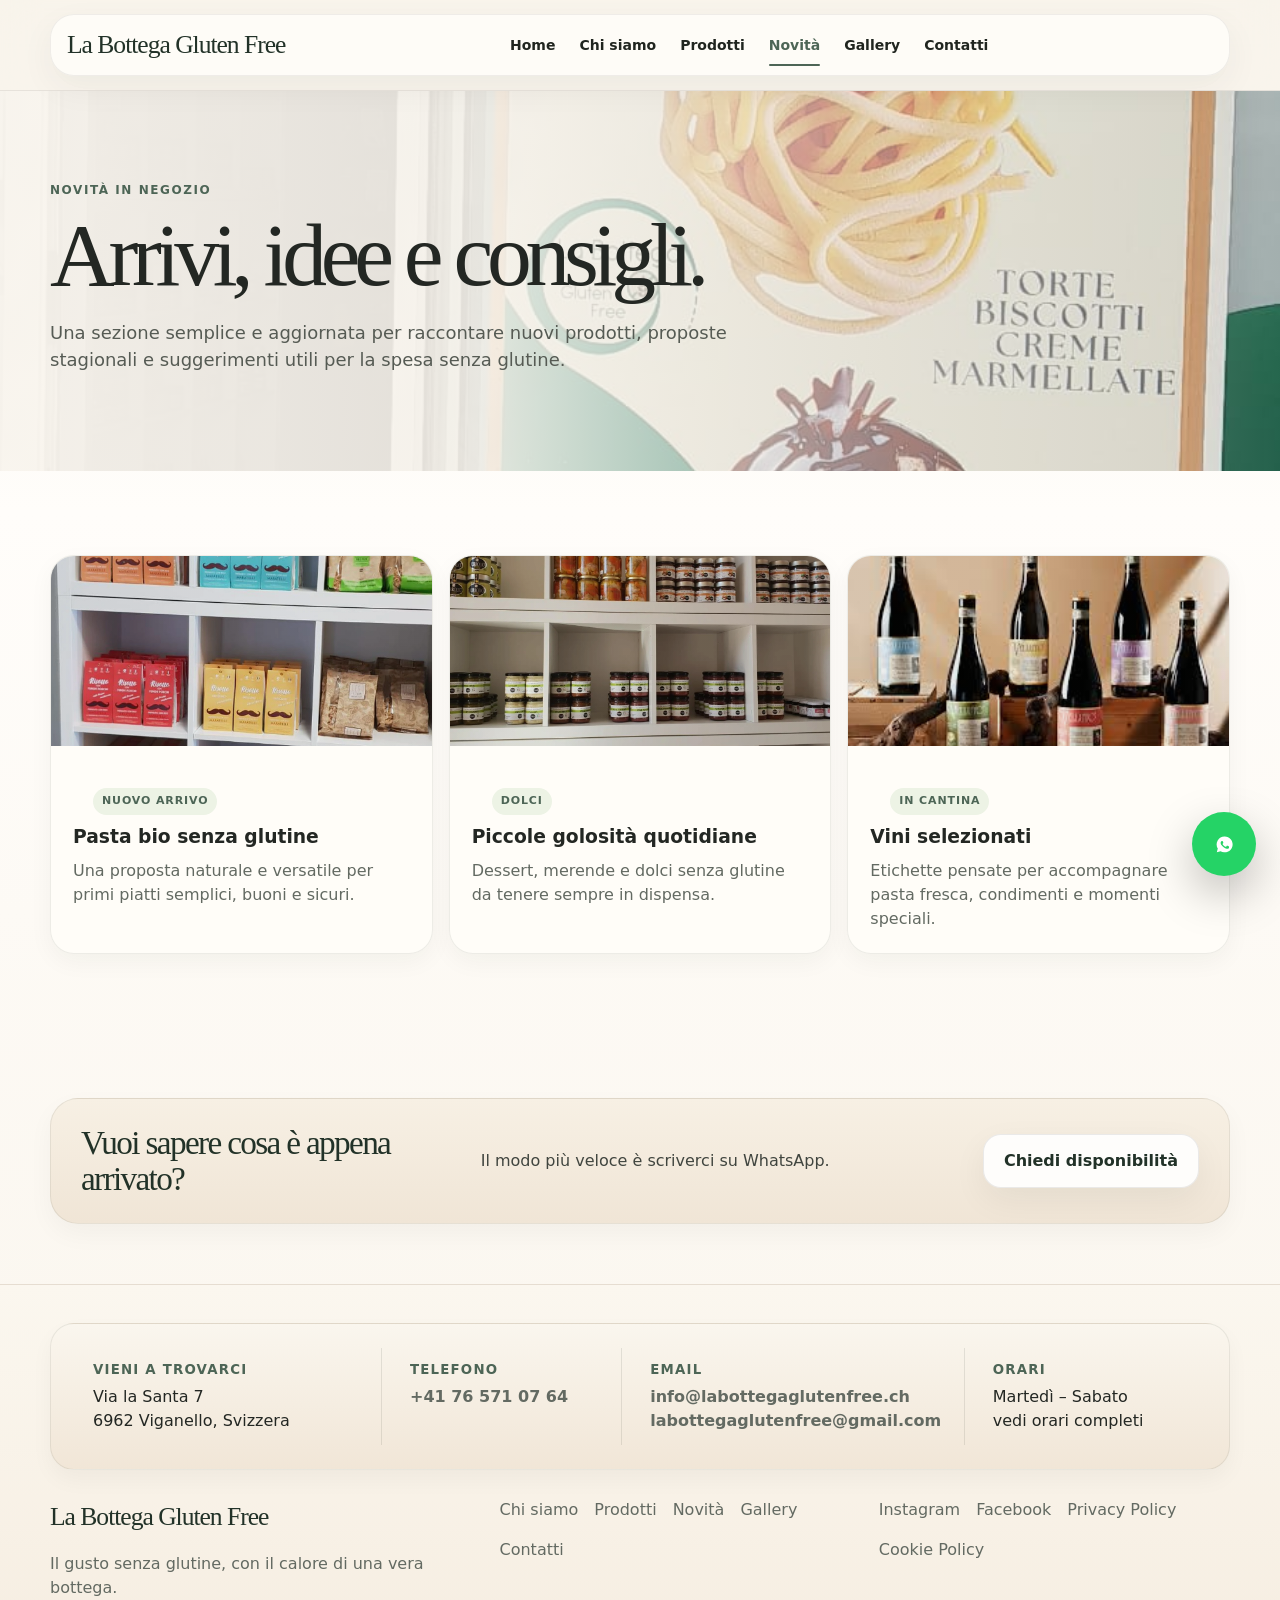
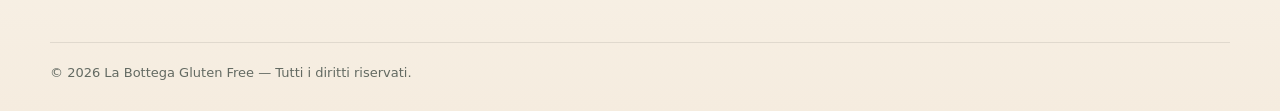
<file: novita.html>
<!DOCTYPE html>
<html lang="it"><head><meta charset="utf-8"/><meta content="width=device-width,initial-scale=1" name="viewport"/><title>Novità | La Bottega Gluten Free</title><meta content="Novità, arrivi e consigli dalla bottega senza glutine" name="description"/><link href="assets/ui/favicon.svg" rel="icon"/><link href="styles.css" rel="stylesheet"/>
<!-- Iubenda Privacy Controls and Cookie Solution -->
<script type="text/javascript">
  var _iub = _iub || [];
  _iub.csConfiguration = {
    "floatingPreferencesButtonDisplay": "bottom-right",
    "lang": "it",
    "siteId": "3748133",
    "cookiePolicyId": "91929319",
    "whitelabel": false,
    "banner": {
      "closeButtonDisplay": false,
      "listPurposes": true,
      "explicitWithdrawal": true,
      "rejectButtonDisplay": true,
      "acceptButtonDisplay": true,
      "customizeButtonDisplay": true,
      "closeButtonRejects": true,
      "position": "float-bottom-left",
      "style": "dark"
    },
    "perPurposeConsent": true,
    "googleAdditionalConsentMode": true,
    "enableTcf": true,
    "tcfPurposes": {
      "1": true,
      "2": "consent_only",
      "3": "consent_only",
      "4": "consent_only",
      "5": "consent_only",
      "6": "consent_only",
      "7": "consent_only",
      "8": "consent_only",
      "9": "consent_only",
      "10": "consent_only"
    }
  };
</script>
<script type="text/javascript" src="https://cdn.iubenda.com/cs/tcf/stub-v2.js"></script>
<script type="text/javascript" src="https://cdn.iubenda.com/cs/tcf/safe-tcf-v2.js"></script>
<script type="text/javascript" src="https://cdn.iubenda.com/cs/iubenda_cs.js" charset="UTF-8" async></script>
<script type="text/javascript" src="https://iubenda.com/autoblocking/3748133.js" charset="UTF-8" async></script>
<!-- /Iubenda -->
</head><body><a class="skip" href="#main">Vai al contenuto</a><header class="site-header"><div class="container nav-wrap"><a class="brand" href="index.html">La Bottega Gluten Free</a><nav aria-label="Navigazione principale" class="nav"><a href="index.html">Home</a><a href="chi-siamo.html">Chi siamo</a><a href="prodotti.html">Prodotti</a><a class="active" href="novita.html">Novità</a><a href="gallery.html">Gallery</a><a href="contatti.html">Contatti</a></nav><div class="header-actions"><button aria-expanded="false" aria-label="Apri menu" class="menu-toggle">☰</button></div></div></header><main id="main"><section class="page-hero page-hero--news"><div class="container"><span class="eyebrow">Novità in negozio</span><h1 class="page-title">Arrivi, idee e consigli.</h1><p class="lead">Una sezione semplice e aggiornata per raccontare nuovi prodotti, proposte stagionali e suggerimenti utili per la spesa senza glutine.</p></div></section><section class="section"><div class="container"><div class="news-grid"><article class="news-card"><div class="news-visual">Felicia Bio Pasta</div><div class="content"><span class="tag">Nuovo arrivo</span><h3>Pasta bio senza glutine</h3><p>Una proposta naturale e versatile per primi piatti semplici, buoni e sicuri.</p></div></article><article class="news-card"><div class="news-visual">Linea Gioia</div><div class="content"><span class="tag">Dolci</span><h3>Piccole golosità quotidiane</h3><p>Dessert, merende e dolci senza glutine da tenere sempre in dispensa.</p></div></article><article class="news-card"><div class="news-visual">Meroni Vini</div><div class="content"><span class="tag">In cantina</span><h3>Vini selezionati</h3><p>Etichette pensate per accompagnare pasta fresca, condimenti e momenti speciali.</p></div></article></div></div></section><section class="section tight"><div class="container"><div class="cta-strip"><strong>Vuoi sapere cosa è appena arrivato?</strong><p>Il modo più veloce è scriverci su WhatsApp.</p><a class="btn secondary" href="https://wa.me/41765710764" rel="noopener" target="_blank">Chiedi disponibilità</a></div></div></section></main><footer class="footer"><div class="container"><div class="contact-strip" style="margin-bottom:28px"><a class="contact-item contact-item--link" href="https://www.google.com/maps/search/?api=1&amp;query=Via%20la%20Santa%207%206962%20Viganello%20Svizzera" rel="noopener" target="_blank"><small>Vieni a trovarci</small>Via la Santa 7<br/>6962 Viganello, Svizzera</a><div class="contact-item"><small>Telefono</small><a href="tel:+41765710764">+41 76 571 07 64</a></div><div class="contact-item"><small>Email</small><a href="mailto:info@labottegaglutenfree.ch">info@labottegaglutenfree.ch</a><br/><a href="mailto:labottegaglutenfree@gmail.com">labottegaglutenfree@gmail.com</a></div><a class="contact-item contact-item--link" href="contatti.html#orari"><small>Orari</small>Martedì – Sabato<br/>vedi orari completi</a></div><div class="footer-grid"><div><span class="brand">La Bottega Gluten Free</span><p>Il gusto senza glutine, con il calore di una vera bottega.</p></div><div class="footer-links"><a href="chi-siamo.html">Chi siamo</a><a href="prodotti.html">Prodotti</a><a href="novita.html">Novità</a><a href="gallery.html">Gallery</a><a href="contatti.html">Contatti</a></div><div class="footer-links"><a href="https://www.instagram.com/labottegaglutenfree/" rel="noopener" target="_blank">Instagram</a><a href="https://www.facebook.com/LaBottegaGlutenFree/" rel="noopener" target="_blank">Facebook</a><a href="https://www.iubenda.com/privacy-policy/91929319" rel="noopener" target="_blank">Privacy Policy</a><a href="https://www.iubenda.com/privacy-policy/91929319/cookie-policy" rel="noopener" target="_blank">Cookie Policy</a></div></div><div class="copyright"><span>© <span id="year">2026</span> La Bottega Gluten Free — Tutti i diritti riservati.</span></div></div></footer><a aria-label="WhatsApp" class="wa-float" href="https://wa.me/41765710764" rel="noopener" target="_blank"><svg fill="currentColor" viewbox="0 0 24 24"><path d="M12.04 2a9.9 9.9 0 0 0-8.5 15.02L2.3 21.7l4.8-1.22A9.97 9.97 0 1 0 12.04 2Zm5.82 14.15c-.23.63-1.32 1.23-1.82 1.28-.49.04-.95.22-3.22-.68-2.73-1.07-4.45-3.84-4.58-4.02-.13-.17-1.08-1.42-1.08-2.72 0-1.3.68-1.94.92-2.2.24-.27.52-.34.7-.34h.44c.15.01.34-.05.52.38l.7 1.69c.07.14.11.3.02.48-.09.18-.13.3-.27.46-.14.16-.29.36-.42.48-.14.14-.28.29-.12.57.16.28.72 1.2 1.55 1.94 1.07.95 1.97 1.24 2.25 1.38.28.14.45.12.62-.08.17-.2.73-.87.93-1.2.2-.34.39-.27.66-.14l1.55.76c.27.14.45.2.52.32.07.11.07.65-.16 1.28Z"></path></svg></a><script src="script.js"></script></body></html>
</file>
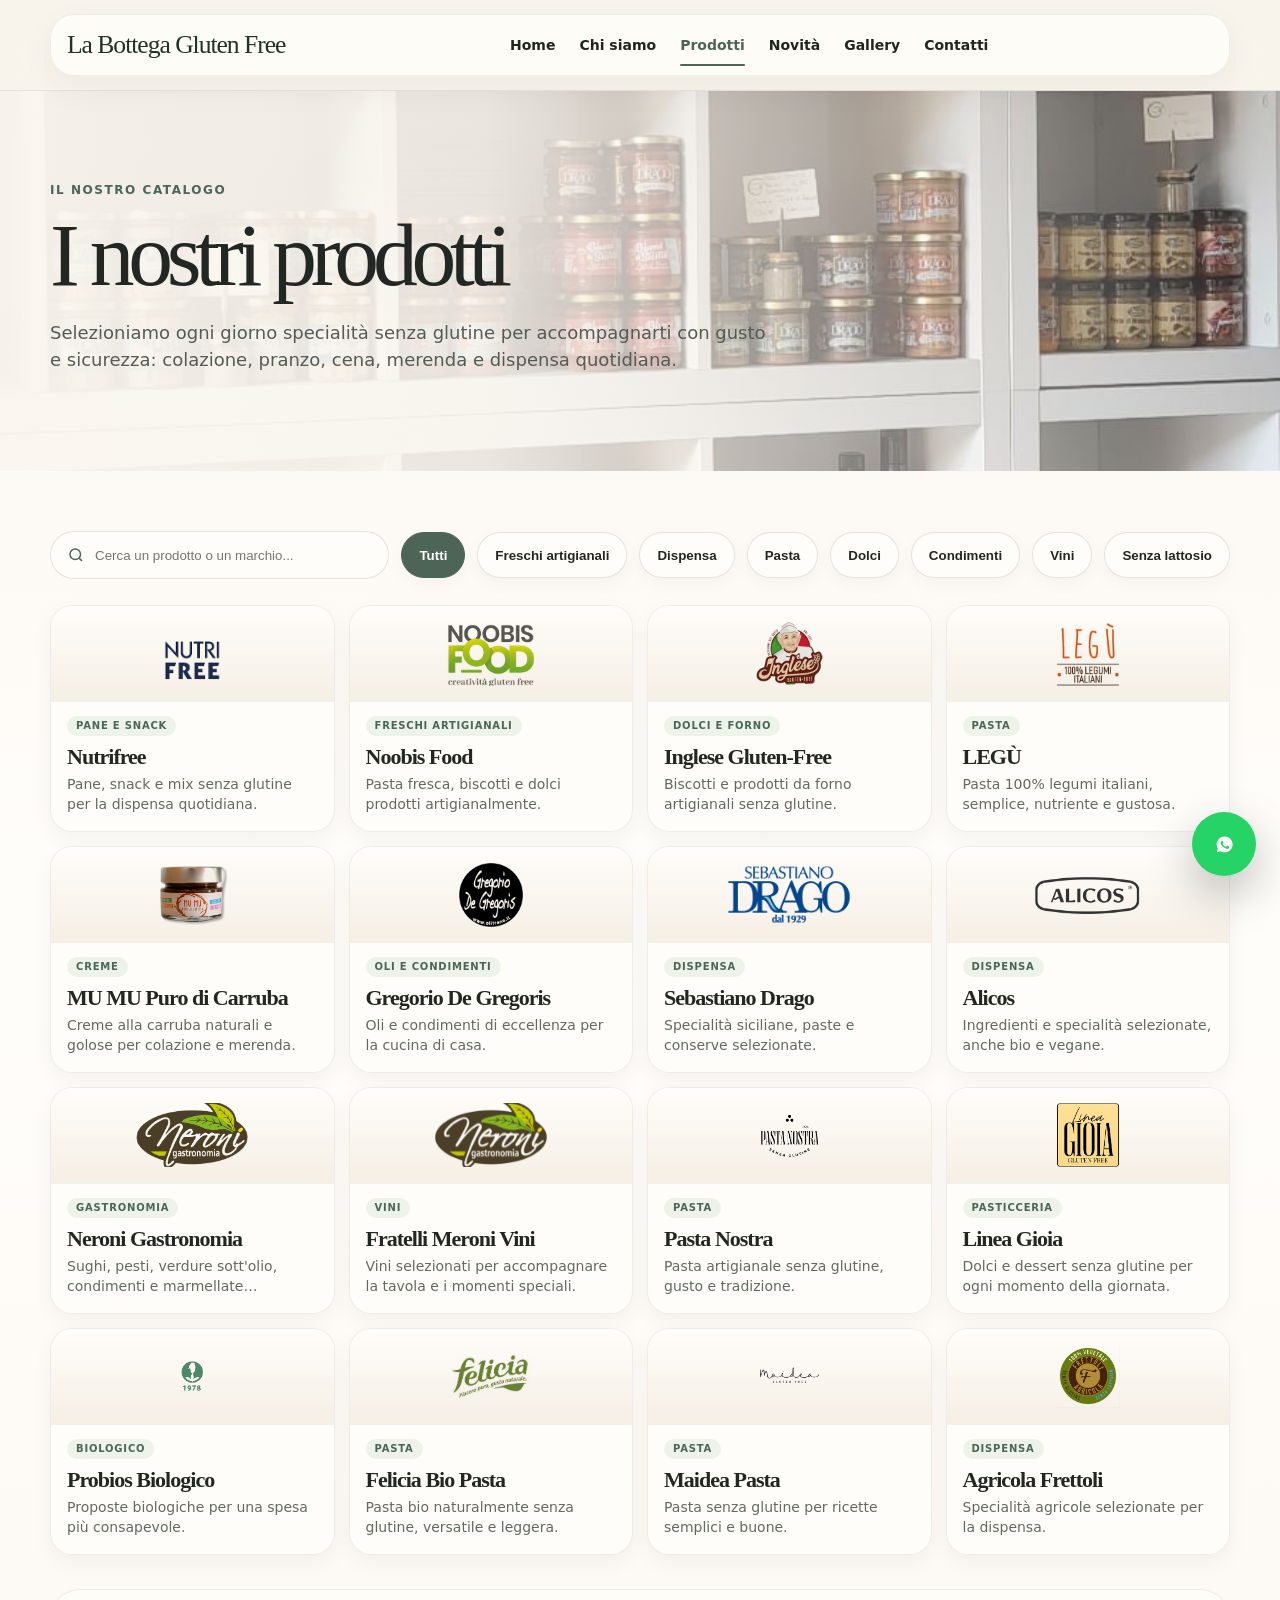
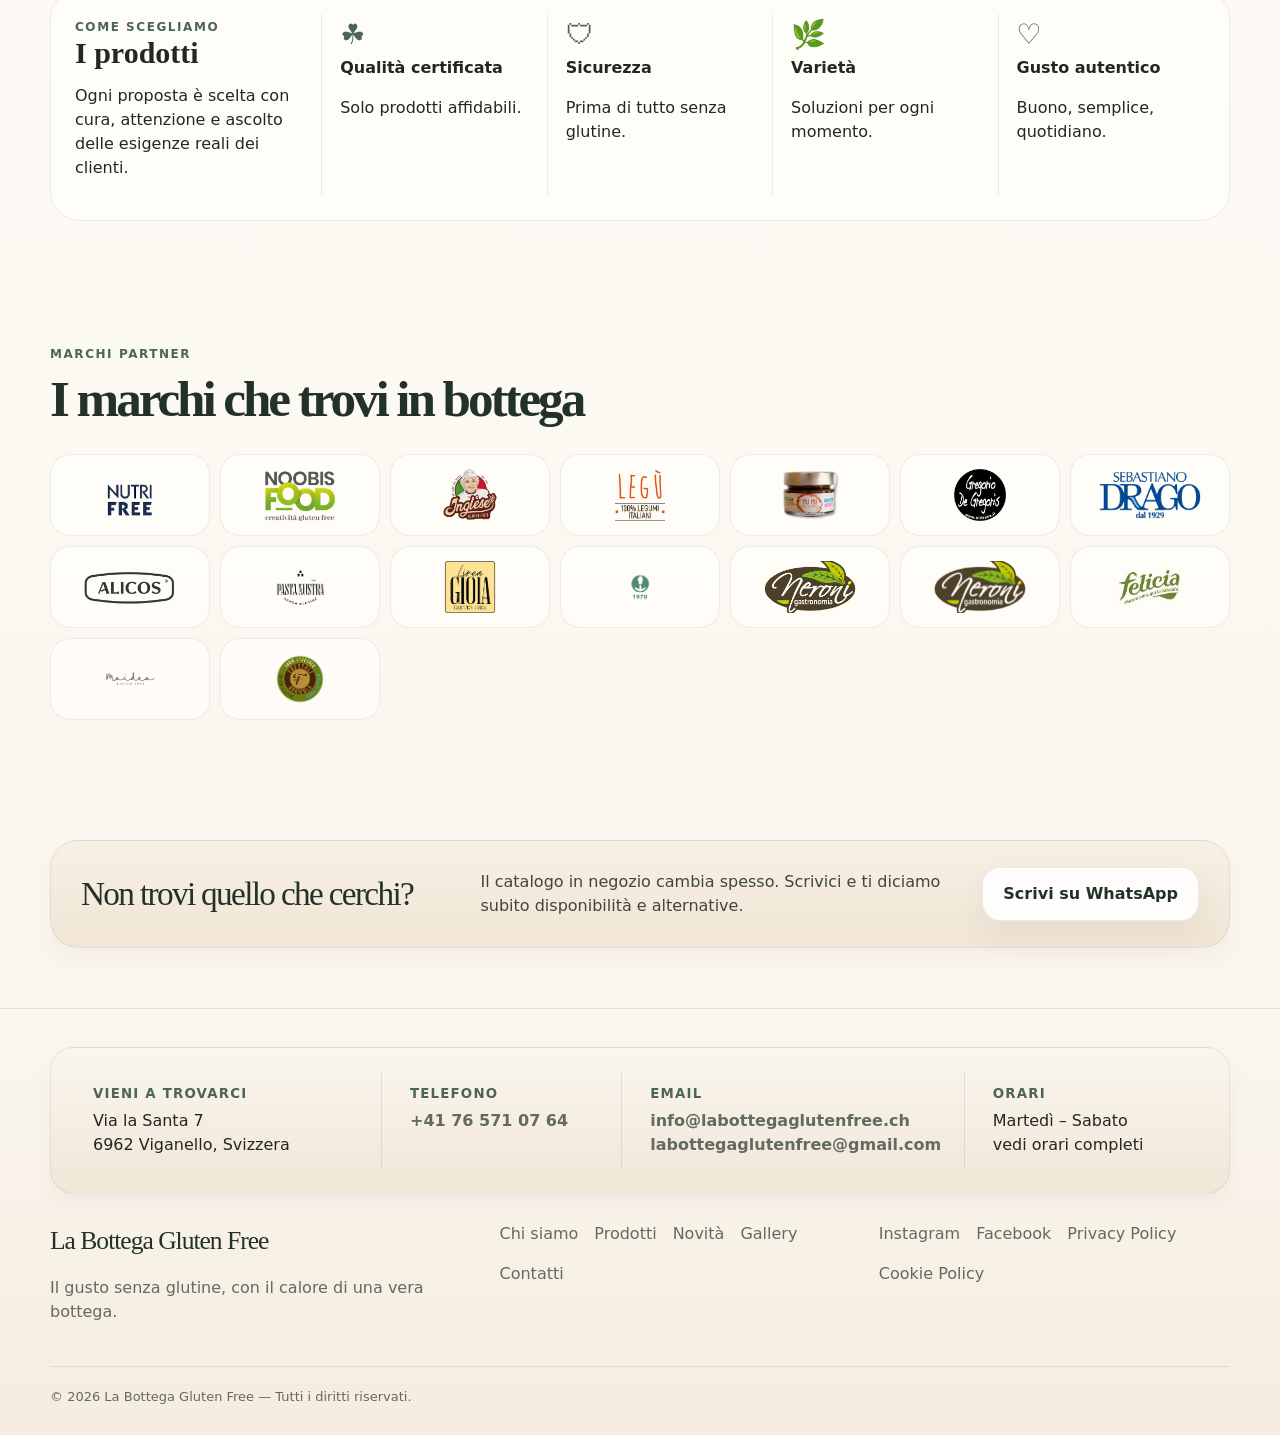
<file: prodotti.html>
<!DOCTYPE html>

<html lang="it">
<head>
<meta charset="utf-8"/>
<meta content="width=device-width,initial-scale=1" name="viewport"/>
<title>Prodotti | La Bottega Gluten Free</title>
<meta content="Catalogo prodotti senza glutine a Lugano Viganello" name="description"/>
<link href="assets/ui/favicon.svg" rel="icon"/>
<link href="styles.css" rel="stylesheet"/>

<!-- Iubenda Privacy Controls and Cookie Solution -->
<script type="text/javascript">
  var _iub = _iub || [];
  _iub.csConfiguration = {
    "floatingPreferencesButtonDisplay": "bottom-right",
    "lang": "it",
    "siteId": "3748133",
    "cookiePolicyId": "91929319",
    "whitelabel": false,
    "banner": {
      "closeButtonDisplay": false,
      "listPurposes": true,
      "explicitWithdrawal": true,
      "rejectButtonDisplay": true,
      "acceptButtonDisplay": true,
      "customizeButtonDisplay": true,
      "closeButtonRejects": true,
      "position": "float-bottom-left",
      "style": "dark"
    },
    "perPurposeConsent": true,
    "googleAdditionalConsentMode": true,
    "enableTcf": true,
    "tcfPurposes": {
      "1": true,
      "2": "consent_only",
      "3": "consent_only",
      "4": "consent_only",
      "5": "consent_only",
      "6": "consent_only",
      "7": "consent_only",
      "8": "consent_only",
      "9": "consent_only",
      "10": "consent_only"
    }
  };
</script>
<script type="text/javascript" src="https://cdn.iubenda.com/cs/tcf/stub-v2.js"></script>
<script type="text/javascript" src="https://cdn.iubenda.com/cs/tcf/safe-tcf-v2.js"></script>
<script type="text/javascript" src="https://cdn.iubenda.com/cs/iubenda_cs.js" charset="UTF-8" async></script>
<script type="text/javascript" src="https://iubenda.com/autoblocking/3748133.js" charset="UTF-8" async></script>
<!-- /Iubenda -->
</head>
<body>
<a class="skip" href="#main">Vai al contenuto</a>
<header class="site-header">
<div class="container nav-wrap">
<a class="brand" href="index.html">La Bottega Gluten Free</a>
<nav aria-label="Navigazione principale" class="nav"><a href="index.html">Home</a><a href="chi-siamo.html">Chi siamo</a><a class="active" href="prodotti.html">Prodotti</a><a href="novita.html">Novità</a><a href="gallery.html">Gallery</a><a href="contatti.html">Contatti</a></nav>
<div class="header-actions">
<button aria-expanded="false" aria-label="Apri menu" class="menu-toggle">☰</button>
</div>
</div>
</header>
<main id="main">
<section class="page-hero page-hero--catalog">
<div class="container">
<span class="eyebrow">Il nostro catalogo</span>
<h1 class="page-title">I nostri prodotti</h1>
<p class="lead">Selezioniamo ogni giorno specialità senza glutine per accompagnarti con gusto e sicurezza: colazione, pranzo, cena, merenda e dispensa quotidiana.</p>
</div>
</section>
<section class="section tight">
<div class="container">
<div class="catalog-tools">
<label class="search">
<svg fill="none" height="18" stroke="currentColor" stroke-width="2" viewbox="0 0 24 24" width="18">
<circle cx="11" cy="11" r="7"></circle>
<path d="m20 20-3.5-3.5"></path>
</svg>
<input aria-label="Cerca nel catalogo" id="catalogSearch" placeholder="Cerca un prodotto o un marchio..." type="search"/>
</label>
<button class="chip active" data-filter="tutti">Tutti</button>
<button class="chip" data-filter="freschi">Freschi artigianali</button>
<button class="chip" data-filter="dispensa">Dispensa</button>
<button class="chip" data-filter="pasta">Pasta</button>
<button class="chip" data-filter="dolci">Dolci</button>
<button class="chip" data-filter="condimenti">Condimenti</button>
<button class="chip" data-filter="vini">Vini</button>
<button class="chip" data-filter="senza lattosio">Senza lattosio</button>
</div>
<div class="catalog-grid catalog-grid--smart">
<article class="product-card product-card--smart" data-category="senza lattosio" data-keywords="pane snack senza lattosio nutrifree nutri free">
<div class="product-logo"><img alt="Nutrifree" loading="lazy" src="assets/brands/nutrifree.webp"/></div>
<div class="product-copy"><span class="tag">Pane e snack</span><h3>Nutrifree</h3><p>Pane, snack e mix senza glutine per la dispensa quotidiana.</p></div>
</article>
<article class="product-card product-card--smart" data-category="freschi pasta dolci" data-keywords="freschi artigianali dolci pasta noobis">
<div class="product-logo"><img alt="Noobis Food" loading="lazy" src="assets/brands/noobis-food.webp"/></div>
<div class="product-copy"><span class="tag">Freschi artigianali</span><h3>Noobis Food</h3><p>Pasta fresca, biscotti e dolci prodotti artigianalmente.</p></div>
</article>
<article class="product-card product-card--smart" data-category="dolci" data-keywords="dolci forno snack inglese">
<div class="product-logo"><img alt="Inglese Gluten-Free" loading="lazy" src="assets/brands/inglese.webp"/></div>
<div class="product-copy"><span class="tag">Dolci e forno</span><h3>Inglese Gluten-Free</h3><p>Biscotti e prodotti da forno artigianali senza glutine.</p></div>
</article>
<article class="product-card product-card--smart" data-category="pasta" data-keywords="pasta legumi legu">
<div class="product-logo"><img alt="LEGÙ" loading="lazy" src="assets/brands/legu.webp"/></div>
<div class="product-copy"><span class="tag">Pasta</span><h3>LEGÙ</h3><p>Pasta 100% legumi italiani, semplice, nutriente e gustosa.</p></div>
</article>
<article class="product-card product-card--smart" data-category="dolci condimenti" data-keywords="condimenti dolci mumu carruba">
<div class="product-logo"><img alt="MU MU Puro di Carruba" loading="lazy" src="assets/brands/mumu-carruba.webp"/></div>
<div class="product-copy"><span class="tag">Creme</span><h3>MU MU Puro di Carruba</h3><p>Creme alla carruba naturali e golose per colazione e merenda.</p></div>
</article>
<article class="product-card product-card--smart" data-category="condimenti" data-keywords="condimenti olio gregorio">
<div class="product-logo"><img alt="Gregorio De Gregoris" loading="lazy" src="assets/brands/gregorio-de-gregoris.webp"/></div>
<div class="product-copy"><span class="tag">Oli e condimenti</span><h3>Gregorio De Gregoris</h3><p>Oli e condimenti di eccellenza per la cucina di casa.</p></div>
</article>
<article class="product-card product-card--smart" data-category="dispensa pasta" data-keywords="dispensa pasta drago sebastiano">
<div class="product-logo"><img alt="Sebastiano Drago" loading="lazy" src="assets/brands/sebastiano-drago.webp"/></div>
<div class="product-copy"><span class="tag">Dispensa</span><h3>Sebastiano Drago</h3><p>Specialità siciliane, paste e conserve selezionate.</p></div>
</article>
<article class="product-card product-card--smart" data-category="dispensa condimenti" data-keywords="dispensa condimenti alicos">
<div class="product-logo"><img alt="Alicos" loading="lazy" src="assets/brands/alicos.webp"/></div>
<div class="product-copy"><span class="tag">Dispensa</span><h3>Alicos</h3><p>Ingredienti e specialità selezionate, anche bio e vegane.</p></div>
</article>
<article class="product-card product-card--smart" data-category="dispensa condimenti dolci" data-keywords="neroni gastronomia sughi pesti verdure sottolio condimenti marmellate">
<div class="product-logo"><img alt="Neroni Gastronomia" loading="lazy" src="assets/brands/neroni-gastronomia.webp"/></div>
<div class="product-copy"><span class="tag">Gastronomia</span><h3>Neroni Gastronomia</h3><p>Sughi, pesti, verdure sott'olio, condimenti e marmellate selezionate.</p></div>
</article>
<article class="product-card product-card--smart" data-category="vini" data-keywords="vini fratelli meroni meroni vini">
<div class="product-logo"><img alt="Fratelli Meroni Vini" loading="lazy" src="assets/brands/meroni-vini.svg"/></div>
<div class="product-copy"><span class="tag">Vini</span><h3>Fratelli Meroni Vini</h3><p>Vini selezionati per accompagnare la tavola e i momenti speciali.</p></div>
</article>
<article class="product-card product-card--smart" data-category="pasta" data-keywords="pasta nostra">
<div class="product-logo"><img alt="Pasta Nostra" loading="lazy" src="assets/brands/pasta-nostra.webp"/></div>
<div class="product-copy"><span class="tag">Pasta</span><h3>Pasta Nostra</h3><p>Pasta artigianale senza glutine, gusto e tradizione.</p></div>
</article>
<article class="product-card product-card--smart" data-category="dolci" data-keywords="dolci linea gioia">
<div class="product-logo"><img alt="Linea Gioia" loading="lazy" src="assets/brands/linea-gioia.webp"/></div>
<div class="product-copy"><span class="tag">Pasticceria</span><h3>Linea Gioia</h3><p>Dolci e dessert senza glutine per ogni momento della giornata.</p></div>
</article>
<article class="product-card product-card--smart" data-category="dispensa" data-keywords="bio biologico probios dispensa">
<div class="product-logo"><img alt="Probios Biologico" loading="lazy" src="assets/brands/probios-biologico.webp"/></div>
<div class="product-copy"><span class="tag">Biologico</span><h3>Probios Biologico</h3><p>Proposte biologiche per una spesa più consapevole.</p></div>
</article>
<article class="product-card product-card--smart" data-category="pasta" data-keywords="pasta bio felicia">
<div class="product-logo"><img alt="Felicia Bio Pasta" loading="lazy" src="assets/brands/felicia-bio-pasta.webp"/></div>
<div class="product-copy"><span class="tag">Pasta</span><h3>Felicia Bio Pasta</h3><p>Pasta bio naturalmente senza glutine, versatile e leggera.</p></div>
</article>
<article class="product-card product-card--smart" data-category="pasta" data-keywords="pasta maidea">
<div class="product-logo"><img alt="Maidea Pasta" loading="lazy" src="assets/brands/maidea-pasta.webp"/></div>
<div class="product-copy"><span class="tag">Pasta</span><h3>Maidea Pasta</h3><p>Pasta senza glutine per ricette semplici e buone.</p></div>
</article>
<article class="product-card product-card--smart" data-category="dispensa" data-keywords="dispensa agricola frettoli">
<div class="product-logo"><img alt="Agricola Frettoli" loading="lazy" src="assets/brands/agricola-frettoli.webp"/></div>
<div class="product-copy"><span class="tag">Dispensa</span><h3>Agricola Frettoli</h3><p>Specialità agricole selezionate per la dispensa.</p></div>
</article>
</div>
<div class="empty-state">Nessun prodotto trovato. Scrivici su WhatsApp e ti aiutiamo a cercarlo.</div>
<div class="choice-strip">
<div>
<span class="eyebrow">Come scegliamo</span>
<h2>I prodotti</h2>
<p>Ogni proposta è scelta con cura, attenzione e ascolto delle esigenze reali dei clienti.</p>
</div>
<div class="choice-item"><div class="mini-icon">☘</div><strong>Qualità certificata</strong><p>Solo prodotti affidabili.</p></div>
<div class="choice-item"><div class="mini-icon">🛡</div><strong>Sicurezza</strong><p>Prima di tutto senza glutine.</p></div>
<div class="choice-item"><div class="mini-icon">🌿</div><strong>Varietà</strong><p>Soluzioni per ogni momento.</p></div>
<div class="choice-item"><div class="mini-icon">♡</div><strong>Gusto autentico</strong><p>Buono, semplice, quotidiano.</p></div>
</div>
</div>
</section>
<section class="section tight">
<div class="container">
<span class="eyebrow">Marchi partner</span>
<h2 class="section-title">I marchi che trovi in bottega</h2>
<div class="brand-wall" style="margin-top:30px">
<div class="brand-tile"><img alt="Nutrifree" src="assets/brands/nutrifree.webp"/></div>
<div class="brand-tile"><img alt="Noobis Food" src="assets/brands/noobis-food.webp"/></div>
<div class="brand-tile"><img alt="Inglese" src="assets/brands/inglese.webp"/></div>
<div class="brand-tile"><img alt="LEGÙ" src="assets/brands/legu.webp"/></div>
<div class="brand-tile"><img alt="MU MU" src="assets/brands/mumu-carruba.webp"/></div>
<div class="brand-tile"><img alt="Gregorio De Gregoris" src="assets/brands/gregorio-de-gregoris.webp"/></div>
<div class="brand-tile"><img alt="Sebastiano Drago" src="assets/brands/sebastiano-drago.webp"/></div>
<div class="brand-tile"><img alt="Alicos" src="assets/brands/alicos.webp"/></div>
<div class="brand-tile"><img alt="Pasta Nostra" src="assets/brands/pasta-nostra.webp"/></div>
<div class="brand-tile"><img alt="Linea Gioia" src="assets/brands/linea-gioia.webp"/></div>
<div class="brand-tile"><img alt="Probios Biologico" src="assets/brands/probios-biologico.webp"/></div>
<div class="brand-tile"><img alt="Neroni Gastronomia" src="assets/brands/neroni-gastronomia.webp"/></div>
<div class="brand-tile"><img alt="Fratelli Meroni Vini" src="assets/brands/meroni-vini.svg"/></div>
<div class="brand-tile"><img alt="Felicia Bio Pasta" src="assets/brands/felicia-bio-pasta.webp"/></div>
<div class="brand-tile"><img alt="Maidea Pasta" src="assets/brands/maidea-pasta.webp"/></div>
<div class="brand-tile"><img alt="Agricola Frettoli" src="assets/brands/agricola-frettoli.webp"/></div>
</div>
</div>
</section>
<section class="section tight">
<div class="container">
<div class="cta-strip">
<strong>Non trovi quello che cerchi?</strong>
<p>Il catalogo in negozio cambia spesso. Scrivici e ti diciamo subito disponibilità e alternative.</p>
<a class="btn secondary phone-btn" href="https://wa.me/41765710764" rel="noopener" target="_blank">Scrivi su WhatsApp</a>
</div>
</div>
</section>
</main>
<footer class="footer">
<div class="container">
<div class="contact-strip" style="margin-bottom:28px"><a class="contact-item contact-item--link" href="https://www.google.com/maps/search/?api=1&amp;query=Via%20la%20Santa%207%206962%20Viganello%20Svizzera" rel="noopener" target="_blank"><small>Vieni a trovarci</small>Via la Santa 7<br/>6962 Viganello, Svizzera</a><div class="contact-item"><small>Telefono</small><a href="tel:+41765710764">+41 76 571 07 64</a></div><div class="contact-item"><small>Email</small><a href="mailto:info@labottegaglutenfree.ch">info@labottegaglutenfree.ch</a><br/><a href="mailto:labottegaglutenfree@gmail.com">labottegaglutenfree@gmail.com</a></div><a class="contact-item contact-item--link" href="contatti.html#orari"><small>Orari</small>Martedì – Sabato<br/>vedi orari completi</a></div>
<div class="footer-grid">
<div><span class="brand">La Bottega Gluten Free</span><p>Il gusto senza glutine, con il calore di una vera bottega.</p></div>
<div class="footer-links"><a href="chi-siamo.html">Chi siamo</a><a href="prodotti.html">Prodotti</a><a href="novita.html">Novità</a><a href="gallery.html">Gallery</a><a href="contatti.html">Contatti</a></div>
<div class="footer-links"><a href="https://www.instagram.com/labottegaglutenfree/" rel="noopener" target="_blank">Instagram</a><a href="https://www.facebook.com/LaBottegaGlutenFree/" rel="noopener" target="_blank">Facebook</a><a href="https://www.iubenda.com/privacy-policy/91929319" rel="noopener" target="_blank">Privacy Policy</a><a href="https://www.iubenda.com/privacy-policy/91929319/cookie-policy" rel="noopener" target="_blank">Cookie Policy</a></div>
</div>
<div class="copyright"><span>© <span id="year">2026</span> La Bottega Gluten Free — Tutti i diritti riservati.</span></div>
</div>
</footer>
<a aria-label="WhatsApp" class="wa-float" href="https://wa.me/41765710764" rel="noopener" target="_blank">
<svg fill="currentColor" viewbox="0 0 24 24"><path d="M12.04 2a9.9 9.9 0 0 0-8.5 15.02L2.3 21.7l4.8-1.22A9.97 9.97 0 1 0 12.04 2Zm5.82 14.15c-.23.63-1.32 1.23-1.82 1.28-.49.04-.95.22-3.22-.68-2.73-1.07-4.45-3.84-4.58-4.02-.13-.17-1.08-1.42-1.08-2.72 0-1.3.68-1.94.92-2.2.24-.27.52-.34.7-.34h.44c.15.01.34-.05.52.38l.7 1.69c.07.14.11.3.02.48-.09.18-.13.3-.27.46-.14.16-.29.36-.42.48-.14.14-.28.29-.12.57.16.28.72 1.2 1.55 1.94 1.07.95 1.97 1.24 2.25 1.38.28.14.45.12.62-.08.17-.2.73-.87.93-1.2.2-.34.39-.27.66-.14l1.55.76c.27.14.45.2.52.32.07.11.07.65-.16 1.28Z"></path></svg>
</a>
<script src="script.js"></script>
</body>
</html>
</file>
<file: styles.css>
:root{
  --cream:#fbf6ec;--paper:#fffdf7;--paper-2:#f4eadb;--forest:#183323;--green:#294c2c;--green-2:#557044;--sage:#dfe8d1;--honey:#c98d43;--terracotta:#b86d3d;--ink:#1f241d;--muted:#6c6f66;--line:rgba(31,36,29,.13);--shadow:0 24px 70px rgba(28,35,24,.12);--shadow-soft:0 14px 40px rgba(28,35,24,.08);--radius:28px;--serif:Georgia,'Times New Roman',serif;--sans:Inter,ui-sans-serif,system-ui,-apple-system,BlinkMacSystemFont,'Segoe UI',sans-serif}
*{box-sizing:border-box}html{scroll-behavior:smooth}body{margin:0;background:var(--cream);color:var(--ink);font-family:var(--sans);line-height:1.5}img{max-width:100%;display:block}a{color:inherit;text-decoration:none}.container{width:min(1180px,calc(100% - 40px));margin-inline:auto}.skip{position:absolute;left:-999px;top:auto}.skip:focus{left:16px;top:16px;background:var(--paper);z-index:99;padding:10px;border-radius:10px}.site-header{position:sticky;top:0;z-index:50;padding:14px 0;background:rgba(251,246,236,.78);backdrop-filter:blur(18px);border-bottom:1px solid rgba(31,36,29,.08)}.nav-wrap{display:flex;align-items:center;justify-content:space-between;gap:22px;background:rgba(255,253,247,.82);border:1px solid var(--line);border-radius:24px;padding:11px 16px;box-shadow:0 16px 46px rgba(34,41,30,.08)}.brand{font-family:var(--serif);font-size:clamp(21px,2vw,30px);letter-spacing:-.04em;white-space:nowrap}.nav{display:flex;gap:24px;align-items:center;font-weight:750;font-size:14px}.nav a{position:relative;color:#20251f}.nav a.active,.nav a:hover{color:var(--green)}.nav a.active:after,.nav a:hover:after{content:"";position:absolute;left:0;right:0;bottom:-10px;height:2px;border-radius:3px;background:var(--green)}.header-actions{display:flex;align-items:center;gap:10px}.btn,.chip,.wa-header,.wa-float{display:inline-flex;align-items:center;justify-content:center;gap:10px;border:0;cursor:pointer;font-weight:850}.btn{padding:14px 20px;border-radius:16px;background:var(--green);color:#fff;box-shadow:0 12px 28px rgba(41,76,44,.18);transition:.2s ease}.btn:hover{transform:translateY(-2px);box-shadow:0 18px 36px rgba(41,76,44,.24)}.btn.secondary{background:var(--paper);color:var(--green);border:1px solid var(--line);box-shadow:var(--shadow-soft)}.btn.ghost{background:transparent;color:var(--green);box-shadow:none;padding-inline:0}.wa-header{padding:12px 18px;border-radius:16px;background:var(--green);color:white;font-size:14px;box-shadow:0 12px 30px rgba(41,76,44,.16)}.menu-toggle{display:none;background:transparent;border:0;font-size:28px;color:var(--green)}.wa-float{position:fixed;right:24px;bottom:24px;width:64px;height:64px;border-radius:50%;background:#25d366;color:white;z-index:80;box-shadow:0 18px 46px rgba(0,0,0,.25)}.wa-float svg,.wa-header svg,.btn svg{width:19px;height:19px}.hero{position:relative;min-height:720px;display:grid;align-items:center;overflow:hidden;background:#1f2a1d}.hero:before{content:"";position:absolute;inset:0;background:linear-gradient(90deg,rgba(17,24,16,.82) 0%,rgba(17,24,16,.56) 39%,rgba(17,24,16,.12) 100%),url('assets/ui/bottega-hero.svg') center/cover no-repeat}.hero-content{position:relative;z-index:1;display:grid;grid-template-columns:1fr 380px;gap:64px;align-items:center;padding:80px 0 70px}.eyebrow{display:inline-flex;align-items:center;gap:8px;color:var(--green);text-transform:uppercase;letter-spacing:.13em;font-size:12px;font-weight:900}.hero .eyebrow{color:#f0d6a3}.title-xl,.page-title{font-family:var(--serif);font-weight:500;letter-spacing:-.07em;line-height:.98}.title-xl{font-size:clamp(50px,7vw,92px);color:#fff;margin:14px 0 24px;max-width:780px}.hero-copy{font-size:clamp(17px,2vw,22px);color:rgba(255,255,255,.87);max-width:680px;margin:0 0 34px}.hero-cta{display:flex;gap:16px;flex-wrap:wrap}.hours-card{background:rgba(255,253,247,.93);border:1px solid rgba(255,255,255,.55);border-radius:30px;padding:26px;box-shadow:var(--shadow);backdrop-filter:blur(18px)}.hours-card h2{font-family:var(--serif);font-size:28px;letter-spacing:-.04em;margin:0 0 18px}.hours-list{display:grid;gap:10px}.hours-row{display:flex;align-items:baseline;justify-content:space-between;gap:18px;border-bottom:1px dashed rgba(31,36,29,.16);padding-bottom:8px;font-size:14px}.hours-row:last-child{border:0}.hours-row strong{font-weight:800}.hours-row span{text-align:right;color:#30382e}.section{padding:92px 0}.section.tight{padding:60px 0}.section-head{display:flex;justify-content:space-between;align-items:end;gap:26px;margin-bottom:30px}.section-title{font-family:var(--serif);font-size:clamp(34px,4vw,58px);line-height:1;letter-spacing:-.06em;margin:8px 0 0}.lead{font-size:18px;color:var(--muted);max-width:670px}.about-grid{display:grid;grid-template-columns:.92fr 1.08fr;gap:50px;align-items:start}.feature-grid{display:grid;grid-template-columns:repeat(3,1fr);gap:18px}.feature{background:rgba(255,253,247,.72);border:1px solid var(--line);border-radius:24px;padding:26px;min-height:220px}.icon{width:52px;height:52px;border-radius:18px;background:var(--sage);display:grid;place-items:center;color:var(--green);margin-bottom:20px}.feature h3,.product-card h3,.news-card h3{margin:0 0 8px}.feature p,.product-card p,.news-card p{margin:0;color:var(--muted)}.showcase{display:grid;grid-template-columns:repeat(4,1fr);gap:18px}.product-card{position:relative;background:var(--paper);border:1px solid var(--line);border-radius:26px;overflow:hidden;box-shadow:0 12px 36px rgba(31,36,29,.05);transition:.25s ease}.product-card:hover{transform:translateY(-5px);box-shadow:0 20px 50px rgba(31,36,29,.11)}.product-img{height:180px;background:linear-gradient(140deg,#fbf6ec,#efe0c7);display:grid;place-items:center;padding:26px}.product-img img{max-height:136px;object-fit:contain;mix-blend-mode:multiply}.tag{display:inline-flex;margin:20px 20px 8px;padding:5px 9px;border-radius:999px;background:#edf3e5;color:var(--green);font-size:11px;font-weight:900;text-transform:uppercase;letter-spacing:.08em}.product-card h3{font-family:var(--serif);font-size:23px;letter-spacing:-.04em;padding:0 20px}.product-card p{padding:0 20px 22px}.arrow{position:absolute;right:18px;bottom:18px;color:var(--green);font-weight:900}.brand-wall{display:grid;grid-template-columns:repeat(7,1fr);gap:12px}.brand-tile{min-height:92px;background:rgba(255,253,247,.78);border:1px solid var(--line);border-radius:20px;padding:14px;display:grid;place-items:center;text-align:center;font-family:var(--serif);font-size:18px;letter-spacing:-.03em;box-shadow:0 10px 28px rgba(31,36,29,.04)}.brand-tile img{max-height:58px;object-fit:contain}.brand-tile.text{background:linear-gradient(145deg,#fffdf7,#f3eadb)}.news-grid{display:grid;grid-template-columns:repeat(3,1fr);gap:18px}.news-card{background:var(--paper);border:1px solid var(--line);border-radius:28px;overflow:hidden;box-shadow:var(--shadow-soft)}.news-visual{height:170px;background:linear-gradient(135deg,#354c2b,#d6a060);display:grid;place-items:center;color:#fff;font-family:var(--serif);font-size:32px;letter-spacing:-.04em}.news-card .content{padding:22px}.cta-strip{background:linear-gradient(135deg,var(--green),#172c20);color:#fff;border-radius:30px;padding:28px 34px;display:flex;justify-content:space-between;align-items:center;gap:24px;box-shadow:var(--shadow)}.cta-strip strong{font-family:var(--serif);font-size:clamp(26px,3vw,42px);font-weight:500;letter-spacing:-.05em}.contact-strip{background:linear-gradient(135deg,#2f512d,#162d20);color:white;border-radius:30px;padding:24px;display:grid;grid-template-columns:1.2fr .9fr 1.3fr .9fr;gap:12px}.contact-item{padding:12px 18px;border-right:1px solid rgba(255,255,255,.16)}.contact-item:last-child{border-right:0}.contact-item small{display:block;color:rgba(255,255,255,.62);font-weight:800;text-transform:uppercase;letter-spacing:.09em;margin-bottom:5px}.contact-item a{font-weight:750}.footer{background:#13261c;color:#fff;padding:38px 0 28px}.footer-grid{display:grid;grid-template-columns:1.2fr 1fr 1fr;gap:36px;align-items:start}.footer .brand{display:block;margin-bottom:10px}.footer p,.footer a{color:rgba(255,255,255,.74)}.footer-links{display:flex;flex-wrap:wrap;gap:16px}.copyright{border-top:1px solid rgba(255,255,255,.12);margin-top:26px;padding-top:20px;font-size:13px;color:rgba(255,255,255,.58);display:flex;justify-content:space-between;gap:16px}.page-hero{padding:70px 0 64px;background:linear-gradient(90deg,rgba(251,246,236,.98),rgba(251,246,236,.82),rgba(251,246,236,.32)),url('assets/ui/products-hero.svg') center/cover no-repeat}.page-title{font-size:clamp(54px,7vw,100px);margin:10px 0 20px}.catalog-tools{display:flex;gap:14px;align-items:center;flex-wrap:wrap;margin-bottom:28px}.search{position:relative;flex:1;min-width:250px}.search input{width:100%;height:48px;border-radius:999px;border:1px solid var(--line);background:var(--paper);padding:0 18px 0 44px;color:var(--ink);outline:none}.search svg{position:absolute;left:17px;top:15px;color:var(--green)}.chip{height:48px;padding:0 18px;border-radius:999px;border:1px solid var(--line);background:rgba(255,253,247,.7);color:var(--ink)}.chip.active,.chip:hover{background:var(--green);color:white}.catalog-grid{display:grid;grid-template-columns:repeat(4,1fr);gap:18px}.choice-strip{display:grid;grid-template-columns:1.1fr repeat(4,1fr);gap:18px;background:rgba(255,253,247,.66);border:1px solid var(--line);border-radius:30px;padding:24px;margin-top:34px}.choice-strip h2{font-family:var(--serif);font-size:30px;line-height:1;margin:0}.choice-item{border-left:1px solid var(--line);padding-left:18px}.mini-icon{font-size:28px;color:var(--green)}.contact-page-grid{display:grid;grid-template-columns:1fr .9fr;gap:30px}.contact-card,.map-card{background:var(--paper);border:1px solid var(--line);border-radius:30px;padding:30px;box-shadow:var(--shadow-soft)}.contact-lines{display:grid;gap:16px}.contact-line{padding:18px;border:1px solid var(--line);border-radius:20px;background:#fffaf0}.map-card{min-height:420px;background:linear-gradient(135deg,#eff2e4,#d7c39e);display:grid;place-items:center;text-align:center}.map-pin{font-size:58px}.story-panel{background:var(--paper);border:1px solid var(--line);border-radius:34px;padding:38px;box-shadow:var(--shadow-soft)}.split{display:grid;grid-template-columns:.9fr 1.1fr;gap:34px;align-items:center}.editorial-photo{min-height:420px;border-radius:34px;background:linear-gradient(135deg,#243d28,#d29947);position:relative;overflow:hidden}.editorial-photo:before{content:"";position:absolute;inset:0;background:url('assets/ui/bottega-hero.svg') center/cover no-repeat;opacity:.74}.empty-state{display:none;padding:22px;border:1px dashed var(--line);border-radius:20px;color:var(--muted);background:var(--paper)}@media (max-width:980px){.nav{display:none;position:absolute;left:20px;right:20px;top:86px;background:var(--paper);border:1px solid var(--line);border-radius:24px;padding:20px;box-shadow:var(--shadow);flex-direction:column;align-items:flex-start}.nav.open{display:flex}.menu-toggle{display:block}.hero-content,.about-grid,.split,.contact-page-grid{grid-template-columns:1fr}.hero{min-height:auto}.hero-content{padding-top:70px}.hours-card{max-width:520px}.showcase,.catalog-grid{grid-template-columns:repeat(2,1fr)}.brand-wall{grid-template-columns:repeat(3,1fr)}.news-grid,.contact-strip,.footer-grid,.choice-strip{grid-template-columns:1fr}.contact-item,.choice-item{border-right:0;border-left:0;border-top:1px solid rgba(31,36,29,.12);padding-left:0}.contact-item:first-child,.choice-item:first-of-type{border-top:0}.wa-header{display:none}}@media (max-width:620px){.container{width:min(100% - 24px,1180px)}.nav-wrap{border-radius:18px}.brand{font-size:20px}.title-xl{font-size:46px}.hero-copy{font-size:17px}.hero-cta,.section-head,.cta-strip,.copyright{align-items:flex-start;flex-direction:column}.section{padding:62px 0}.showcase,.catalog-grid,.feature-grid,.news-grid{grid-template-columns:1fr}.brand-wall{grid-template-columns:repeat(2,1fr)}.product-img{height:165px}.wa-float{width:58px;height:58px;right:16px;bottom:16px}.page-title{font-size:54px}.contact-strip{padding:16px}}

/* Refinement patch: lighter browsing experience */
body{background:#fcf8f1}.hero{background:#eef0e7}.hero:before{background:linear-gradient(90deg,rgba(20,28,18,.62) 0%,rgba(20,28,18,.36) 45%,rgba(20,28,18,.06) 100%),url('assets/ui/bottega-hero.svg') center/cover no-repeat}.hours-card{box-shadow:0 14px 42px rgba(28,35,24,.10)}.product-card,.news-card,.contact-card,.story-panel{box-shadow:0 8px 24px rgba(31,36,29,.045)}.product-card:hover{transform:translateY(-3px);box-shadow:0 12px 32px rgba(31,36,29,.075)}.product-img{background:linear-gradient(140deg,#fffdf8,#f6efe3)}.product-card{border-color:rgba(31,36,29,.10)}.product-card p{padding-bottom:24px}.arrow{display:none}.cta-strip{background:#f4eadb;color:var(--ink);border:1px solid var(--line);box-shadow:0 8px 24px rgba(31,36,29,.045)}.cta-strip strong{color:var(--green)}.contact-strip{background:#f3eadb;color:var(--ink);border:1px solid var(--line)}.contact-item{border-right:1px solid rgba(31,36,29,.10)}.contact-item small{color:var(--green)}.contact-item a{color:var(--ink)}.footer{background:#f7efe2;color:var(--ink);border-top:1px solid var(--line)}.footer p,.footer a{color:var(--muted)}.copyright{border-top:1px solid rgba(31,36,29,.10);color:var(--muted)}.footer .brand{color:var(--ink)}.lead.compact{font-size:16px;margin-top:8px}.contact-form{display:grid;gap:14px;margin-top:22px}.contact-form label{display:grid;gap:7px;font-weight:800;color:var(--green);font-size:13px;text-transform:uppercase;letter-spacing:.06em}.contact-form input,.contact-form textarea{width:100%;border:1px solid var(--line);background:#fffaf2;border-radius:16px;padding:14px 15px;font:inherit;color:var(--ink);outline:none}.contact-form textarea{resize:vertical}.contact-form input:focus,.contact-form textarea:focus{border-color:rgba(41,76,44,.45);box-shadow:0 0 0 4px rgba(41,76,44,.08)}.contact-form-card .section-title{font-size:clamp(30px,3.2vw,46px)}.map-card.slim{min-height:260px;background:linear-gradient(135deg,#fffdf7,#eef2e4);box-shadow:0 8px 24px rgba(31,36,29,.045)}
@media (max-width:980px){.contact-item{border-right:0}.footer{padding-bottom:90px}}


/* v3 polish: lighter, more editorial, better imagery */
body{background:linear-gradient(180deg,#fcf8f1 0%,#fffdf9 34%,#fbf7ef 100%)}
.nav-wrap{background:rgba(255,253,248,.88);box-shadow:0 10px 30px rgba(32,37,31,.06)}
.btn{border-radius:18px}
.btn.secondary{background:rgba(255,253,248,.94)}
.hero{background:#ede8de}
.hero:before{background:linear-gradient(90deg,rgba(19,28,18,.50) 0%,rgba(19,28,18,.34) 38%,rgba(19,28,18,.08) 70%,rgba(19,28,18,0) 100%),url('assets/ui/home-hero.webp') center/cover no-repeat}
.hero-content{padding:92px 0 82px}
.title-xl{text-shadow:0 10px 26px rgba(0,0,0,.14)}
.hero-copy{max-width:620px;color:rgba(255,255,255,.92)}
.hours-card{background:rgba(255,252,246,.90);border:1px solid rgba(255,255,255,.75);box-shadow:0 18px 54px rgba(33,39,28,.10)}
.page-hero{position:relative;padding:86px 0 80px;min-height:340px;display:grid;align-items:end;background:#efe9df;overflow:hidden}
.page-hero:before{content:"";position:absolute;inset:0;background:linear-gradient(90deg,rgba(252,248,241,.96) 0%,rgba(252,248,241,.92) 36%,rgba(252,248,241,.58) 62%,rgba(252,248,241,.10) 100%),url('assets/ui/page-hero.webp') center/cover no-repeat}
.page-hero>.container{position:relative;z-index:1}
.page-title{max-width:900px}
.page-hero .lead{max-width:720px;color:#565b54}
.editorial-photo{min-height:460px;background:url('assets/ui/about-photo.webp') center/cover no-repeat;border:1px solid var(--line);box-shadow:0 16px 40px rgba(31,36,29,.08)}
.editorial-photo:before{display:none}
.section{padding:84px 0}
.feature,.story-panel,.contact-card,.map-card,.brand-tile,.choice-strip{background:rgba(255,253,248,.88)}
.feature,.story-panel,.contact-card,.map-card,.brand-tile,.choice-strip,.product-card,.news-card{border-color:rgba(31,36,29,.08)}
.showcase,.catalog-grid,.news-grid{gap:16px}
.product-card{border-radius:22px;box-shadow:0 8px 22px rgba(31,36,29,.04)}
.product-card:hover{transform:translateY(-2px);box-shadow:0 14px 28px rgba(31,36,29,.07)}
.product-img{height:168px;background:linear-gradient(180deg,#fffdfa,#f7f1e7)}
.product-img img{max-height:126px}
.brand-wall{gap:10px}
.brand-tile{min-height:86px;box-shadow:none}
.news-card{border-radius:24px;overflow:hidden}
.news-visual{background:linear-gradient(135deg,#d8c39e,#9db189);font-size:0;position:relative}
.news-grid article:nth-child(1) .news-visual{background:linear-gradient(0deg,rgba(0,0,0,.04),rgba(0,0,0,.04)),url('assets/ui/page-hero.webp') left center/cover no-repeat}
.news-grid article:nth-child(2) .news-visual{background:linear-gradient(0deg,rgba(0,0,0,.08),rgba(0,0,0,.08)),url('assets/ui/about-photo.webp') center/cover no-repeat}
.news-grid article:nth-child(3) .news-visual{background:linear-gradient(0deg,rgba(255,255,255,.10),rgba(255,255,255,.10)),url('assets/ui/home-hero.webp') right center/cover no-repeat}
.cta-strip{display:grid;grid-template-columns:minmax(220px,1.1fr) minmax(280px,1.4fr) auto;align-items:center;gap:24px;padding:26px 30px;border-radius:28px;background:linear-gradient(180deg,#f7f0e2,#efe4d3);box-shadow:0 10px 26px rgba(31,36,29,.04)}
.cta-strip strong{font-size:clamp(22px,2.6vw,42px);line-height:1.08;color:#2c5a39}
.cta-strip p{margin:0;color:#40453f;max-width:620px}
.cta-strip .btn{white-space:nowrap;flex-shrink:0;min-width:max-content}
.phone-btn{white-space:nowrap}
.contact-strip{background:linear-gradient(180deg,#fbf7ef,#f2e8d8);border-radius:24px;gap:10px;box-shadow:0 10px 22px rgba(31,36,29,.04)}
.contact-item{min-width:0}
.contact-item a{white-space:nowrap;word-break:keep-all}
.footer{background:linear-gradient(180deg,#fbf5ea,#f5ecde)}
.footer-grid{gap:28px}
.copyright{align-items:center}
.map-card.slim{background:linear-gradient(180deg,#fffdf9,#f4efe5)}
.contact-line{background:#fffdf8}
@media (max-width:1100px){.cta-strip{grid-template-columns:1fr;align-items:start}.cta-strip .btn{width:auto}}
@media (max-width:980px){.hero:before{background:linear-gradient(180deg,rgba(19,28,18,.50) 0%,rgba(19,28,18,.30) 40%,rgba(19,28,18,.12) 100%),url('assets/ui/home-hero.webp') center/cover no-repeat}.page-hero:before{background:linear-gradient(180deg,rgba(252,248,241,.96) 0%,rgba(252,248,241,.88) 45%,rgba(252,248,241,.35) 100%),url('assets/ui/page-hero.webp') center/cover no-repeat}}
@media (max-width:620px){.page-hero{min-height:300px;padding:72px 0 58px}.editorial-photo{min-height:360px}.cta-strip{padding:22px}.cta-strip strong{font-size:34px}.hero-content{gap:32px}.product-img{height:154px}.product-img img{max-height:116px}}


/* v4 real photography refresh */
:root{--cream:#f8f3eb;--paper:#fffdf9;--paper-2:#f2ece2;--forest:#223228;--green:#4d6556;--green-2:#7d917c;--sage:#e2e8df;--honey:#b89360;--terracotta:#b87a58;--ink:#232723;--muted:#636a62;--line:rgba(35,39,35,.09);--shadow:0 26px 70px rgba(24,30,25,.10);--shadow-soft:0 12px 34px rgba(24,30,25,.06)}
body{background:linear-gradient(180deg,#faf6ef 0%,#fffdfa 30%,#f9f4eb 100%);color:var(--ink)}
.site-header{background:rgba(248,243,235,.82)}
.nav-wrap{background:rgba(255,253,249,.90);border-color:rgba(35,39,35,.07);box-shadow:0 12px 34px rgba(24,30,25,.05)}
.brand{color:var(--forest)}
.nav a.active,.nav a:hover,.btn.ghost,.wa-header,.search svg,.chip.active,.chip:hover,.icon,.mini-icon,.tag{color:var(--green)}
.nav a.active:after,.nav a:hover:after{background:var(--green)}
.btn{background:var(--green);box-shadow:0 10px 24px rgba(77,101,86,.20)}
.btn.secondary{background:rgba(255,255,255,.88);color:var(--forest)}
.hero{min-height:700px;background:#e7e2d6}
.hero:before{background:linear-gradient(90deg,rgba(24,31,24,.54) 0%,rgba(24,31,24,.32) 42%,rgba(24,31,24,.06) 74%,rgba(24,31,24,0) 100%),url('assets/ui/home-hero.webp') center center/cover no-repeat}
.hero .eyebrow{color:#efe2c5}
.hero-content{gap:56px;padding:96px 0 84px}
.title-xl{max-width:720px}
.hours-card{background:rgba(255,252,247,.86);border:1px solid rgba(255,255,255,.72);box-shadow:0 18px 50px rgba(24,30,25,.12)}
.hours-row{border-bottom-color:rgba(35,39,35,.11)}
.section-title{color:var(--forest)}
.feature,.story-panel,.contact-card,.map-card,.brand-tile,.choice-strip,.product-card,.news-card{background:rgba(255,253,249,.88)}
.feature,.story-panel,.contact-card,.map-card,.brand-tile,.choice-strip,.product-card,.news-card,.contact-line{border-color:rgba(35,39,35,.08)}
.feature{min-height:205px;box-shadow:0 8px 22px rgba(24,30,25,.04)}
.product-card{box-shadow:0 8px 20px rgba(24,30,25,.04)}
.product-card:hover{box-shadow:0 14px 28px rgba(24,30,25,.07)}
.product-img{background:linear-gradient(180deg,#fffdfa,#f8f1e6)}
.page-hero{position:relative;min-height:340px;display:grid;align-items:end;background:#ece4d7;overflow:hidden}
.page-hero:before{content:'';position:absolute;inset:0;background:linear-gradient(90deg,rgba(250,246,239,.97) 0%,rgba(250,246,239,.90) 38%,rgba(250,246,239,.56) 64%,rgba(250,246,239,.12) 100%),url('assets/ui/page-hero.webp') center/cover no-repeat}
.page-hero>.container{position:relative;z-index:1}
.page-hero--about:before{background:linear-gradient(90deg,rgba(250,246,239,.97) 0%,rgba(250,246,239,.90) 38%,rgba(250,246,239,.58) 64%,rgba(250,246,239,.14) 100%),url('assets/ui/page-hero-about.webp') center/cover no-repeat}
.page-hero--catalog:before{background:linear-gradient(90deg,rgba(250,246,239,.97) 0%,rgba(250,246,239,.90) 38%,rgba(250,246,239,.54) 64%,rgba(250,246,239,.10) 100%),url('assets/ui/page-hero-catalog.webp') center/cover no-repeat}
.page-hero--news:before{background:linear-gradient(90deg,rgba(250,246,239,.97) 0%,rgba(250,246,239,.90) 38%,rgba(250,246,239,.54) 64%,rgba(250,246,239,.10) 100%),url('assets/ui/page-hero-news.webp') center/cover no-repeat}
.page-hero--contact:before{background:linear-gradient(90deg,rgba(250,246,239,.97) 0%,rgba(250,246,239,.90) 38%,rgba(250,246,239,.54) 64%,rgba(250,246,239,.10) 100%),url('assets/ui/page-hero-contact.webp') center/cover no-repeat}
.page-title{max-width:900px}
.editorial-photo{background:url('assets/ui/about-photo.webp') center/cover no-repeat;box-shadow:0 16px 42px rgba(24,30,25,.08)}
.news-card{overflow:hidden}
.news-visual{position:relative;height:190px;background:#d7d7d7;color:transparent;font-size:0}

.cta-strip{background:linear-gradient(180deg,#f7f0e4,#f0e5d6);border:1px solid rgba(35,39,35,.08)}
.cta-strip strong{color:var(--forest)}
.contact-strip{background:linear-gradient(180deg,#faf6ee,#f1e6d7);border:1px solid rgba(35,39,35,.08)}
.contact-item small{color:var(--green)}
.contact-line{background:#fffdf9}
.map-card.slim{background:linear-gradient(180deg,#fffdfa,#f3eee5)}
.footer{background:linear-gradient(180deg,#fbf7ef,#f5ecdf);border-top:1px solid rgba(35,39,35,.07)}
.footer .brand{color:var(--forest)}
.footer p,.footer a,.copyright{color:var(--muted)}
@media (max-width:980px){
  .hero:before{background:linear-gradient(180deg,rgba(24,31,24,.52) 0%,rgba(24,31,24,.30) 42%,rgba(24,31,24,.12) 100%),url('assets/ui/home-hero.webp') center/cover no-repeat}
  .page-hero:before,.page-hero--about:before,.page-hero--catalog:before,.page-hero--news:before,.page-hero--contact:before{background-size:cover;background-position:center;}
}
@media (max-width:620px){
  .hero{min-height:auto}
  .hero-content{padding:84px 0 64px}
  .title-xl{font-size:44px}
  .page-hero{min-height:300px}
  .news-visual{height:170px}
}


/* v5 lighter header + compact product cards */
.wa-header{display:none !important}
.header-actions{gap:0}
.catalog-grid--compact{grid-template-columns:repeat(3,minmax(0,1fr));gap:16px}
.compact-card{display:flex;flex-direction:column;min-height:100%;border-radius:24px;overflow:hidden;background:rgba(255,253,249,.92)}
.compact-card .product-media{position:relative;height:110px;padding:18px 18px 14px;display:flex;align-items:flex-end;justify-content:flex-start;background:linear-gradient(180deg,#fffdfa,#f4eee4)}
.compact-card .product-media img{max-height:58px;max-width:160px;object-fit:contain;mix-blend-mode:multiply}
.compact-card .product-media .wordmark{font-family:var(--serif);font-size:28px;letter-spacing:-.05em;color:var(--green);opacity:.92}
.compact-card .product-media--photo{padding:0;overflow:hidden}
.compact-card .product-media--photo img.cover{position:absolute;inset:0;width:100%;height:100%;max-width:none;max-height:none;object-fit:cover;mix-blend-mode:normal}
.compact-card .product-media--photo:after{content:'';position:absolute;inset:0;background:linear-gradient(180deg,rgba(16,16,16,.05),rgba(16,16,16,.18))}
.compact-card .product-body{display:grid;gap:10px;padding:14px 16px 16px}
.compact-card .product-topline{display:flex;justify-content:space-between;align-items:center;gap:10px}
.compact-card .tag{margin:0;padding:5px 9px;font-size:10px;letter-spacing:.08em}
.compact-card h3{padding:0;margin:0;font-size:22px;line-height:1.08}
.compact-card p{padding:0;margin:0;color:var(--muted);font-size:14px;line-height:1.45;display:-webkit-box;-webkit-line-clamp:2;-webkit-box-orient:vertical;overflow:hidden;min-height:40px}
.compact-card .product-footer{display:flex;justify-content:flex-start;align-items:center;margin-top:2px}
.brand-stamp{display:inline-flex;align-items:center;justify-content:center;min-height:34px;padding:7px 11px;border-radius:999px;border:1px solid rgba(35,39,35,.08);background:#faf6ef;box-shadow:inset 0 1px 0 rgba(255,255,255,.55)}
.brand-stamp img{height:18px;max-width:76px;object-fit:contain;opacity:.72;mix-blend-mode:multiply}
.brand-stamp--text{font-size:12px;color:#8b8f88;font-weight:700;text-transform:uppercase;letter-spacing:.06em}
.card-photo .brand-stamp img{height:22px;max-width:98px;opacity:.9}
@media (max-width:1100px){.catalog-grid--compact{grid-template-columns:repeat(2,minmax(0,1fr))}}
@media (max-width:620px){.catalog-grid--compact{grid-template-columns:1fr}.compact-card .product-media{height:104px}.compact-card .product-media .wordmark{font-size:24px}}



/* ==========================================================
   FINAL PRODUCT GRID FIX
   Sostituisce tutte le varianti precedenti delle card prodotto.
   Card piccole, coerenti, nessuna eccezione grande per i vini.
   ========================================================== */

.wa-header{display:none!important}
.header-actions{gap:0!important}

.catalog-tools{
  display:flex!important;
  gap:12px!important;
  align-items:center!important;
  flex-wrap:wrap!important;
  margin-bottom:26px!important;
}

.chip{
  height:46px!important;
  padding:0 17px!important;
  border-radius:999px!important;
  color:var(--ink)!important;
  background:rgba(255,253,249,.92)!important;
  border:1px solid rgba(35,39,35,.12)!important;
  box-shadow:0 6px 18px rgba(24,30,25,.035)!important;
}

.chip.active,
.chip:hover{
  color:#fff!important;
  background:var(--green)!important;
  border-color:var(--green)!important;
}

.search input{
  background:rgba(255,253,249,.94)!important;
  border-color:rgba(35,39,35,.12)!important;
}

.catalog-grid--smart{
  display:grid!important;
  grid-template-columns:repeat(4,minmax(0,1fr))!important;
  gap:14px!important;
}

.product-card--smart,
.product-card--smart.product-card--wine,
.product-card--wine{
  display:flex!important;
  flex-direction:column!important;
  grid-column:auto!important;
  min-height:0!important;
  border-radius:22px!important;
  overflow:hidden!important;
  background:rgba(255,253,249,.94)!important;
  border:1px solid rgba(35,39,35,.08)!important;
  box-shadow:0 8px 22px rgba(24,30,25,.045)!important;
}

.product-card--smart:hover{
  transform:translateY(-2px)!important;
  box-shadow:0 14px 28px rgba(24,30,25,.07)!important;
}

.product-card--smart .product-logo,
.product-card--smart .product-logo--photo,
.product-card--wine .product-logo,
.product-card--wine .product-logo--photo{
  position:relative!important;
  display:flex!important;
  align-items:center!important;
  justify-content:center!important;
  width:100%!important;
  height:96px!important;
  min-height:96px!important;
  padding:16px!important;
  overflow:hidden!important;
  background:linear-gradient(180deg,#fffdfa,#f5efe5)!important;
  border-right:0!important;
  border-bottom:1px solid rgba(35,39,35,.06)!important;
}

.product-card--smart .product-logo:after,
.product-card--wine .product-logo:after,
.product-card--smart .product-logo--photo:after,
.product-card--wine .product-logo--photo:after{
  display:none!important;
}

.product-card--smart .product-logo img,
.product-card--smart .product-logo--photo img,
.product-card--wine .product-logo img,
.product-card--wine .product-logo--photo img,
.product-card--smart .product-logo img[src*="neroni-vini"],
.product-card--wine .product-logo img[src*="neroni-vini"]{
  position:static!important;
  width:auto!important;
  height:auto!important;
  max-width:128px!important;
  max-height:64px!important;
  object-fit:contain!important;
  mix-blend-mode:multiply!important;
}

.product-card--smart .product-copy{
  display:flex!important;
  flex-direction:column!important;
  justify-content:flex-start!important;
  padding:14px 16px 16px!important;
}

.product-card--smart .tag{
  align-self:flex-start!important;
  margin:0 0 9px!important;
  padding:5px 9px!important;
  font-size:10px!important;
  line-height:1!important;
  color:var(--green)!important;
  background:#edf3e8!important;
}

.product-card--smart h3{
  padding:0!important;
  margin:0 0 7px!important;
  font-size:22px!important;
  line-height:1.05!important;
  letter-spacing:-.045em!important;
}

.product-card--smart p{
  padding:0!important;
  margin:0!important;
  color:var(--muted)!important;
  font-size:14px!important;
  line-height:1.42!important;
  display:-webkit-box!important;
  -webkit-line-clamp:2!important;
  -webkit-box-orient:vertical!important;
  overflow:hidden!important;
}

.brand-wall .brand-tile{
  min-height:82px!important;
  background:rgba(255,253,249,.88)!important;
}

.brand-wall .brand-tile img{
  max-height:52px!important;
  max-width:124px!important;
  object-fit:contain!important;
  mix-blend-mode:multiply!important;
}

@media (max-width:1100px){
  .catalog-grid--smart{
    grid-template-columns:repeat(3,minmax(0,1fr))!important;
  }
}

@media (max-width:820px){
  .catalog-grid--smart{
    grid-template-columns:repeat(2,minmax(0,1fr))!important;
  }
}

@media (max-width:560px){
  .catalog-grid--smart{
    grid-template-columns:1fr!important;
  }

  .product-card--smart{
    display:grid!important;
    grid-template-columns:92px minmax(0,1fr)!important;
    min-height:128px!important;
  }

  .product-card--smart .product-logo,
  .product-card--smart .product-logo--photo,
  .product-card--wine .product-logo,
  .product-card--wine .product-logo--photo{
    width:92px!important;
    height:auto!important;
    min-height:128px!important;
    border-bottom:0!important;
    border-right:1px solid rgba(35,39,35,.06)!important;
    padding:12px!important;
  }

  .product-card--smart .product-logo img,
  .product-card--smart .product-logo--photo img,
  .product-card--wine .product-logo img,
  .product-card--wine .product-logo--photo img{
    max-width:68px!important;
    max-height:58px!important;
  }

  .product-card--smart .product-copy{
    padding:14px!important;
  }

  .product-card--smart h3{
    font-size:21px!important;
  }

  .product-card--smart p{
    font-size:13px!important;
  }
}

/* filter fix: hidden utility must override display:flex!important on smart cards */
.product-card--smart.is-hidden,.product-card--wine.is-hidden{display:none!important}


/* HOME HERO - testo scuro e sottofondo sfumato coerente con le altre pagine */
.hero{
  background:#ece4d7!important;
}

.hero:before{
  background:
    linear-gradient(90deg,
      rgba(250,246,239,.98) 0%,
      rgba(250,246,239,.88) 38%,
      rgba(250,246,239,.54) 66%,
      rgba(250,246,239,.14) 100%
    ),
    url('assets/ui/home-hero.webp') center/cover no-repeat!important;
}

.hero .eyebrow{
  color:var(--green)!important;
}

.title-xl{
  color:var(--forest)!important;
  text-shadow:none!important;
}

.hero-copy{
  color:#565b54!important;
}

.hours-card{
  background:rgba(255,253,249,.88)!important;
  border:1px solid rgba(35,39,35,.08)!important;
}

/* FIX immagini pagina Novità */
.news-grid article:nth-child(1) .news-visual {
  background:
    linear-gradient(0deg, rgba(20, 28, 18, .08), rgba(20, 28, 18, .08)),
    url("assets/ui/news-card-1.webp") center/cover no-repeat !important;
}

.news-grid article:nth-child(2) .news-visual {
  background:
    linear-gradient(0deg, rgba(20, 28, 18, .08), rgba(20, 28, 18, .08)),
    url("assets/ui/news-card-2.webp") center/cover no-repeat !important;
}

.news-grid article:nth-child(3) .news-visual {
  background:
    linear-gradient(0deg, rgba(20, 28, 18, .08), rgba(20, 28, 18, .08)),
    url("assets/ui/news-card-3.webp") center/cover no-repeat !important;
}

.news-visual {
  height: 190px !important;
  color: transparent !important;
  font-size: 0 !important;
  background-color: #f2eadc !important;
}
/* FIX immagine Chi siamo */
.editorial-photo {
  background:
    linear-gradient(0deg, rgba(20, 28, 18, .04), rgba(20, 28, 18, .04)),
    url("assets/ui/page-hero-about.webp") center/cover no-repeat !important;
  min-height: 420px !important;
  border-radius: 34px !important;
  border: 1px solid rgba(35,39,35,.08);
  box-shadow: 0 16px 42px rgba(24,30,25,.08);
}

.editorial-photo::before {
  display: none !important;
}

/* ==========================================================
   Delta puntuale: gallery nel menu, footer cliccabile, mappa contatti
   ========================================================== */
@media (min-width:981px) and (max-width:1120px){
  .nav{gap:16px;font-size:13px}
  .nav-wrap{gap:14px}
}
.contact-strip .contact-item--link{
  display:block;
  color:inherit;
  text-decoration:none;
  transition:transform .2s ease, background-color .2s ease, box-shadow .2s ease;
}
.contact-strip .contact-item--link:hover{
  transform:translateY(-1px);
  background:rgba(255,255,255,.28);
  border-radius:18px;
}
.footer .contact-strip .contact-item--link{color:var(--ink)}
.map-card--embed{
  padding:0!important;
  overflow:hidden;
  display:grid!important;
  grid-template-columns:minmax(0,1.25fr) minmax(280px,.75fr);
  align-items:stretch!important;
  min-height:420px;
  background:var(--paper)!important;
  text-align:left!important;
}
.map-card--embed iframe{
  width:100%;
  height:100%;
  min-height:420px;
  border:0;
  display:block;
  filter:saturate(.92) contrast(.96);
}
.map-card__content{
  padding:30px;
  display:flex;
  flex-direction:column;
  justify-content:center;
  align-items:flex-start;
}
.map-card__content h2{
  font-family:var(--serif);
  font-size:clamp(30px,4vw,52px);
  line-height:1;
  letter-spacing:-.055em;
  margin:8px 0 10px;
  color:var(--forest);
}
.map-card__content p{
  margin:0 0 20px;
  color:var(--muted);
}
@media (max-width:820px){
  .map-card--embed{grid-template-columns:1fr;min-height:0}
  .map-card--embed iframe{min-height:320px}
  .map-card__content{padding:24px}
}
</file>
<file: gallery.css>
/* ==========================================================
   Pagina Gallery dedicata
   File separato: non modifica home, contatti o altre pagine.
   ========================================================== */

.page-hero--gallery::before{
  background:
    linear-gradient(90deg,
      rgba(250,246,239,.97) 0%,
      rgba(250,246,239,.90) 38%,
      rgba(250,246,239,.54) 64%,
      rgba(250,246,239,.12) 100%
    ),
    url('assets/gallery/bottega-gallery-02.webp') center/cover no-repeat!important;
}

.gallery-intro{
  display:grid;
  grid-template-columns:minmax(0,1fr) auto;
  gap:24px;
  align-items:end;
  margin-bottom:30px;
}

.gallery-note{
  max-width:360px;
  padding:18px 20px;
  border:1px solid rgba(35,39,35,.08);
  border-radius:24px;
  background:rgba(255,253,249,.82);
  box-shadow:0 10px 28px rgba(24,30,25,.045);
  color:var(--muted);
  font-size:15px;
}

.gallery-grid{
  display:grid;
  grid-template-columns:repeat(12,minmax(0,1fr));
  grid-auto-flow:dense;
  gap:16px;
}

.gallery-item{
  position:relative;
  display:block;
  min-height:280px;
  border-radius:28px;
  overflow:hidden;
  background:#f4eadb;
  border:1px solid rgba(35,39,35,.08);
  box-shadow:0 12px 34px rgba(24,30,25,.06);
  isolation:isolate;
}

.gallery-item::after{
  content:"";
  position:absolute;
  inset:0;
  background:linear-gradient(180deg,rgba(20,28,18,0) 58%,rgba(20,28,18,.18) 100%);
  opacity:.72;
  pointer-events:none;
  transition:opacity .22s ease;
}

.gallery-item:hover::after{opacity:.38}

.gallery-item img{
  width:100%;
  height:100%;
  object-fit:cover;
  transition:transform .28s ease;
}

.gallery-item:hover img{transform:scale(1.035)}

.gallery-item--portrait{grid-column:span 3;min-height:430px}
.gallery-item--landscape{grid-column:span 6;min-height:310px}
.gallery-item--featured{grid-column:span 6;grid-row:span 2;min-height:620px}

.gallery-cta{
  margin-top:34px;
  padding:26px 30px;
  border-radius:30px;
  border:1px solid rgba(35,39,35,.08);
  background:linear-gradient(135deg,#fffdf9,#f3eadb);
  box-shadow:0 12px 34px rgba(24,30,25,.055);
  display:flex;
  align-items:center;
  justify-content:space-between;
  gap:20px;
}

.gallery-cta strong{
  display:block;
  font-family:var(--serif);
  font-size:clamp(25px,3vw,38px);
  line-height:1;
  letter-spacing:-.055em;
  color:var(--forest);
  margin-bottom:6px;
}

.gallery-cta p{
  margin:0;
  color:var(--muted);
}

@media (max-width:1100px){
  .gallery-item--portrait{grid-column:span 4}
  .gallery-item--landscape{grid-column:span 8}
  .gallery-item--featured{grid-column:span 8}
}

@media (max-width:820px){
  .gallery-intro{grid-template-columns:1fr}
  .gallery-note{max-width:none}
  .gallery-grid{grid-template-columns:repeat(6,minmax(0,1fr));gap:12px}
  .gallery-item--portrait{grid-column:span 3;min-height:360px}
  .gallery-item--landscape{grid-column:span 6;min-height:260px}
  .gallery-item--featured{grid-column:span 6;min-height:520px}
  .gallery-cta{align-items:flex-start;flex-direction:column}
}

@media (max-width:560px){
  .page-hero--gallery::before{
    background:
      linear-gradient(180deg,
        rgba(250,246,239,.98) 0%,
        rgba(250,246,239,.86) 48%,
        rgba(250,246,239,.38) 100%
      ),
      url('assets/gallery/bottega-gallery-03.webp') center/cover no-repeat!important;
  }

  .gallery-grid{grid-template-columns:1fr;gap:14px}
  .gallery-item,
  .gallery-item--portrait,
  .gallery-item--landscape,
  .gallery-item--featured{
    grid-column:1/-1;
    min-height:0;
    aspect-ratio:4/5;
  }

  .gallery-item--landscape{aspect-ratio:16/10}
  .gallery-cta{padding:22px}
}
</file>
